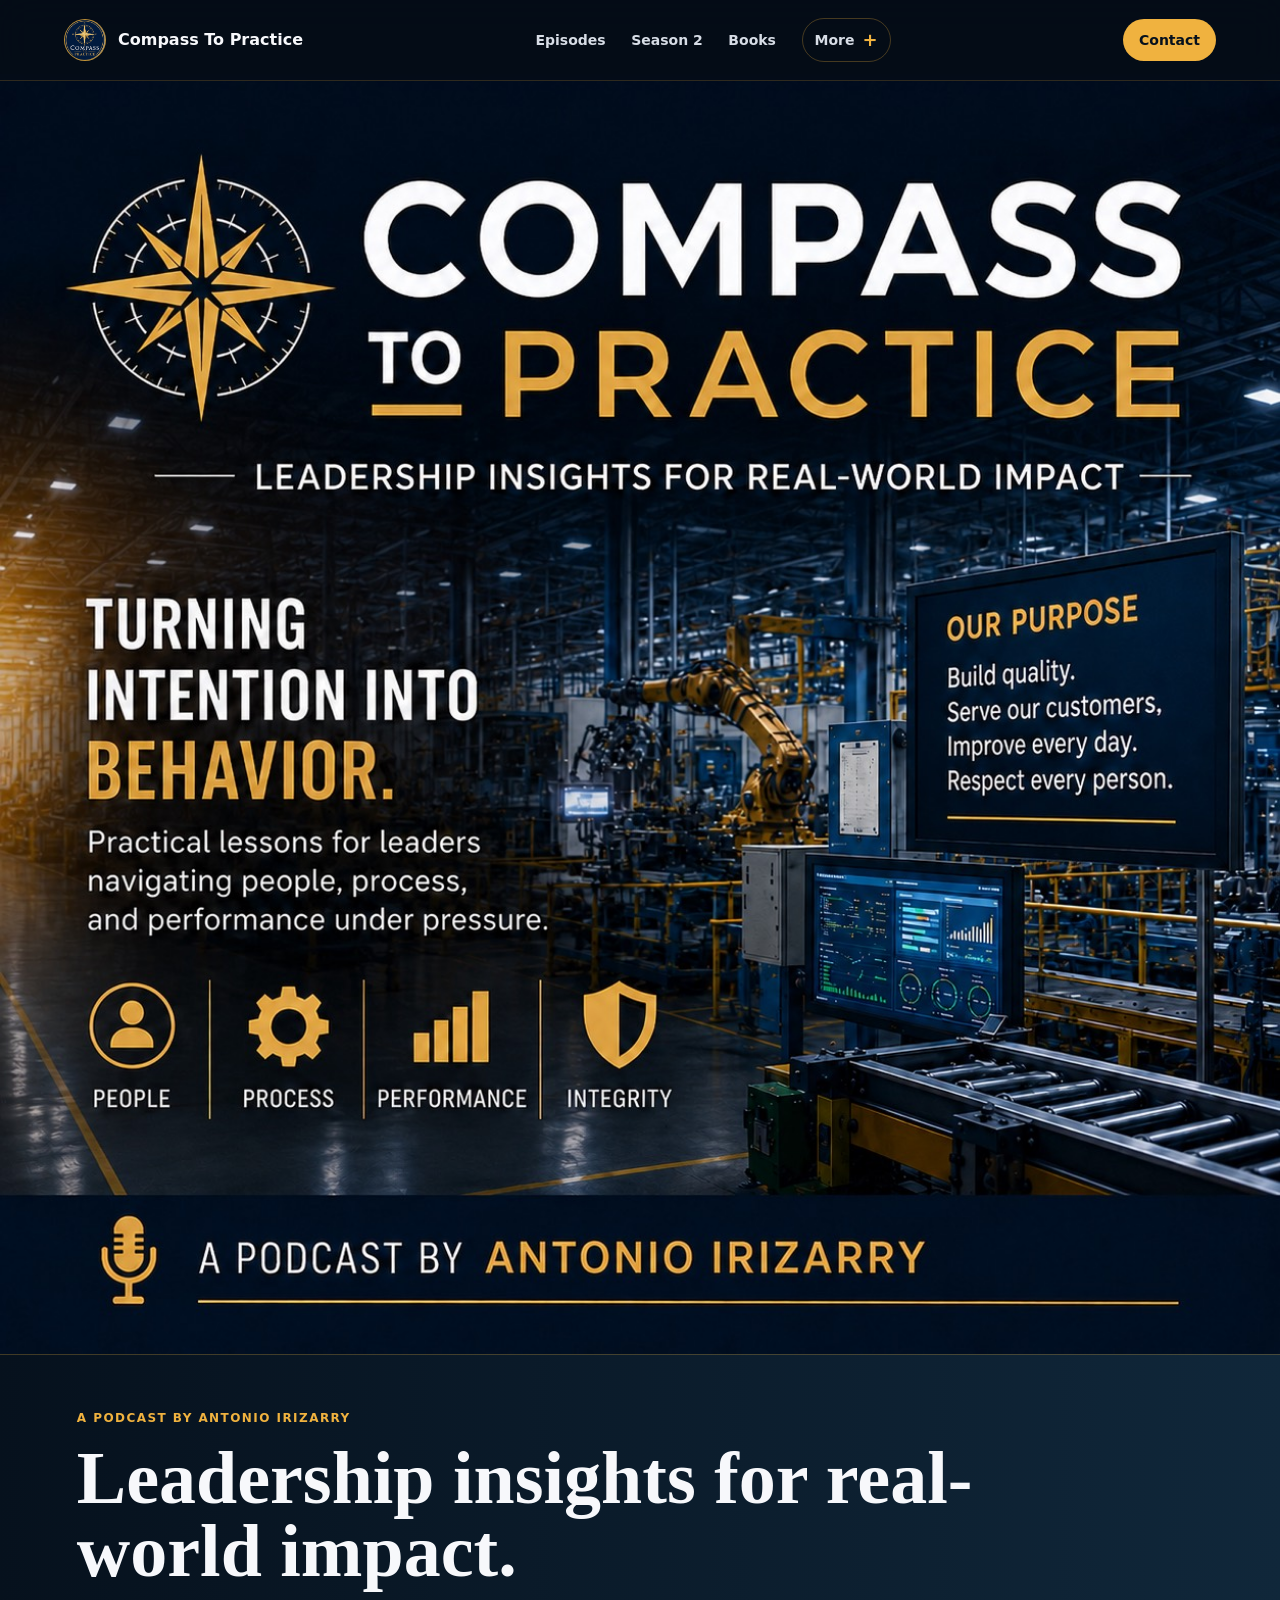
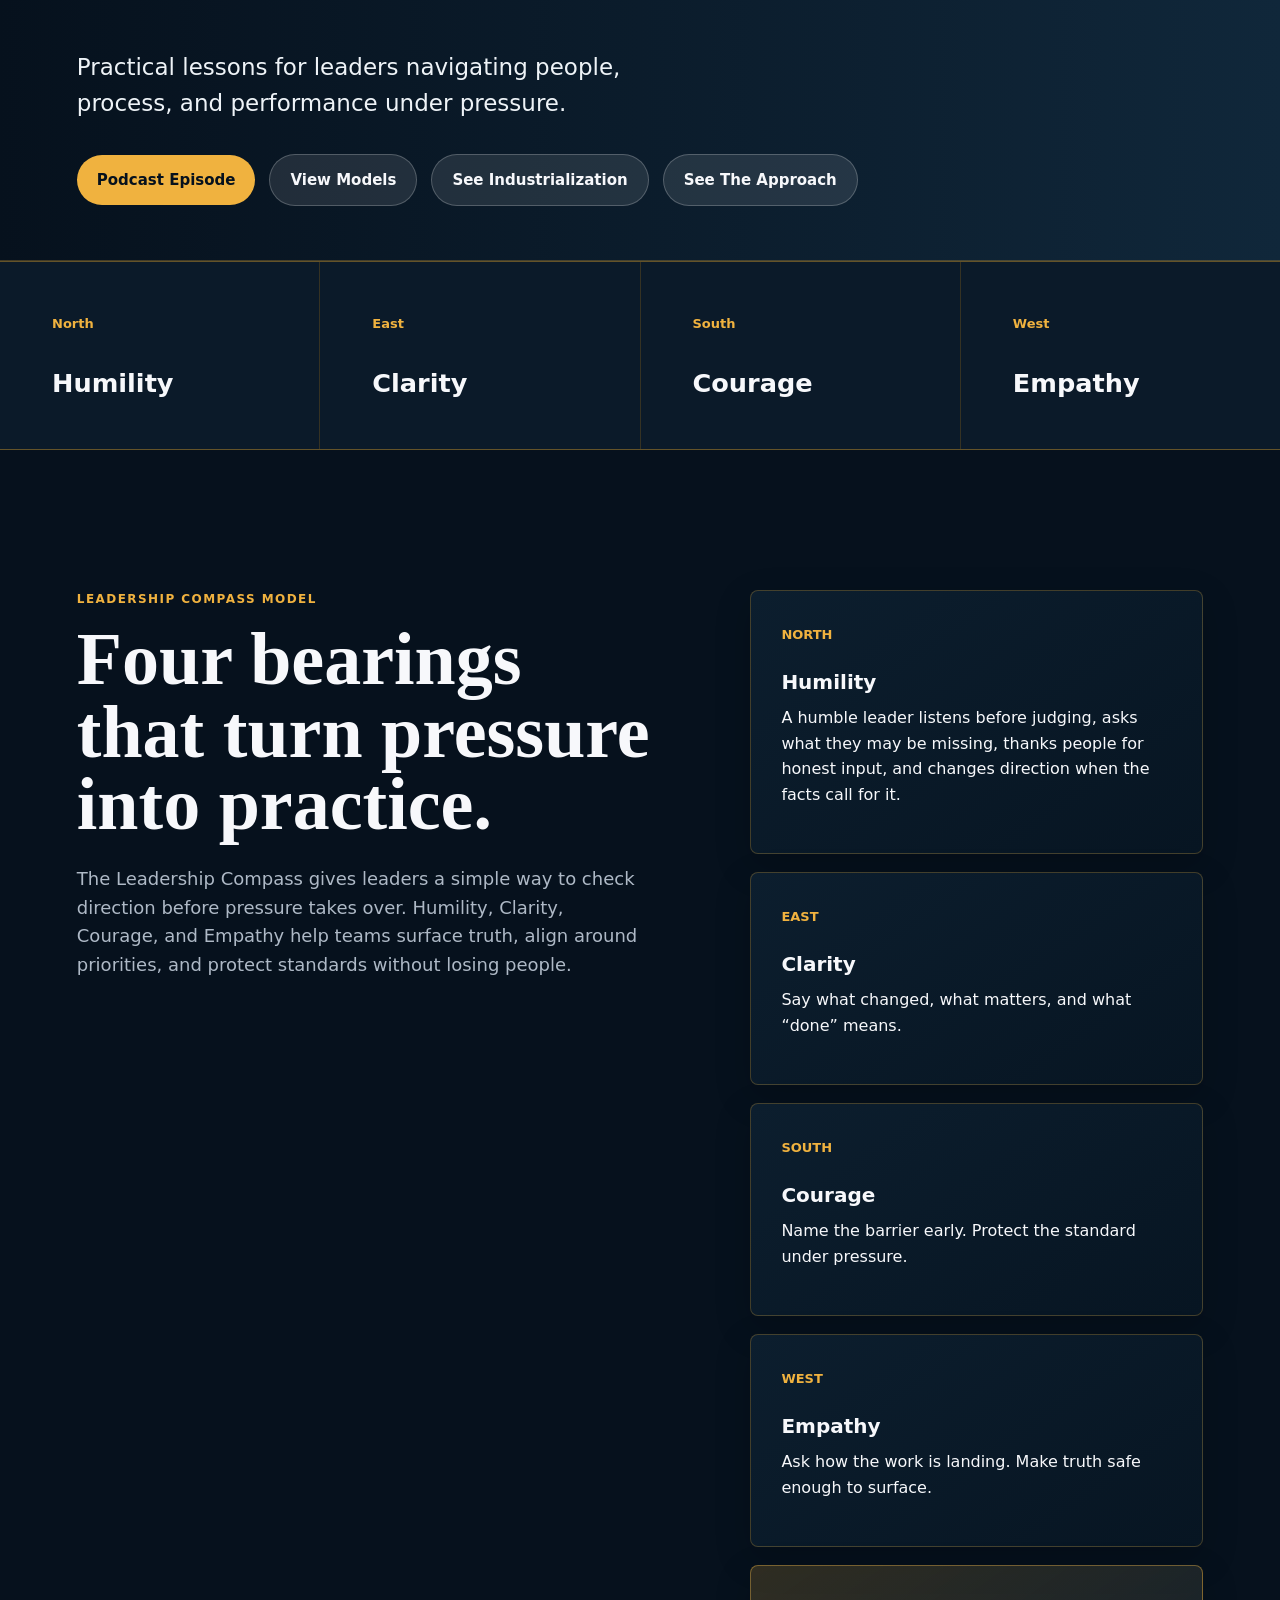
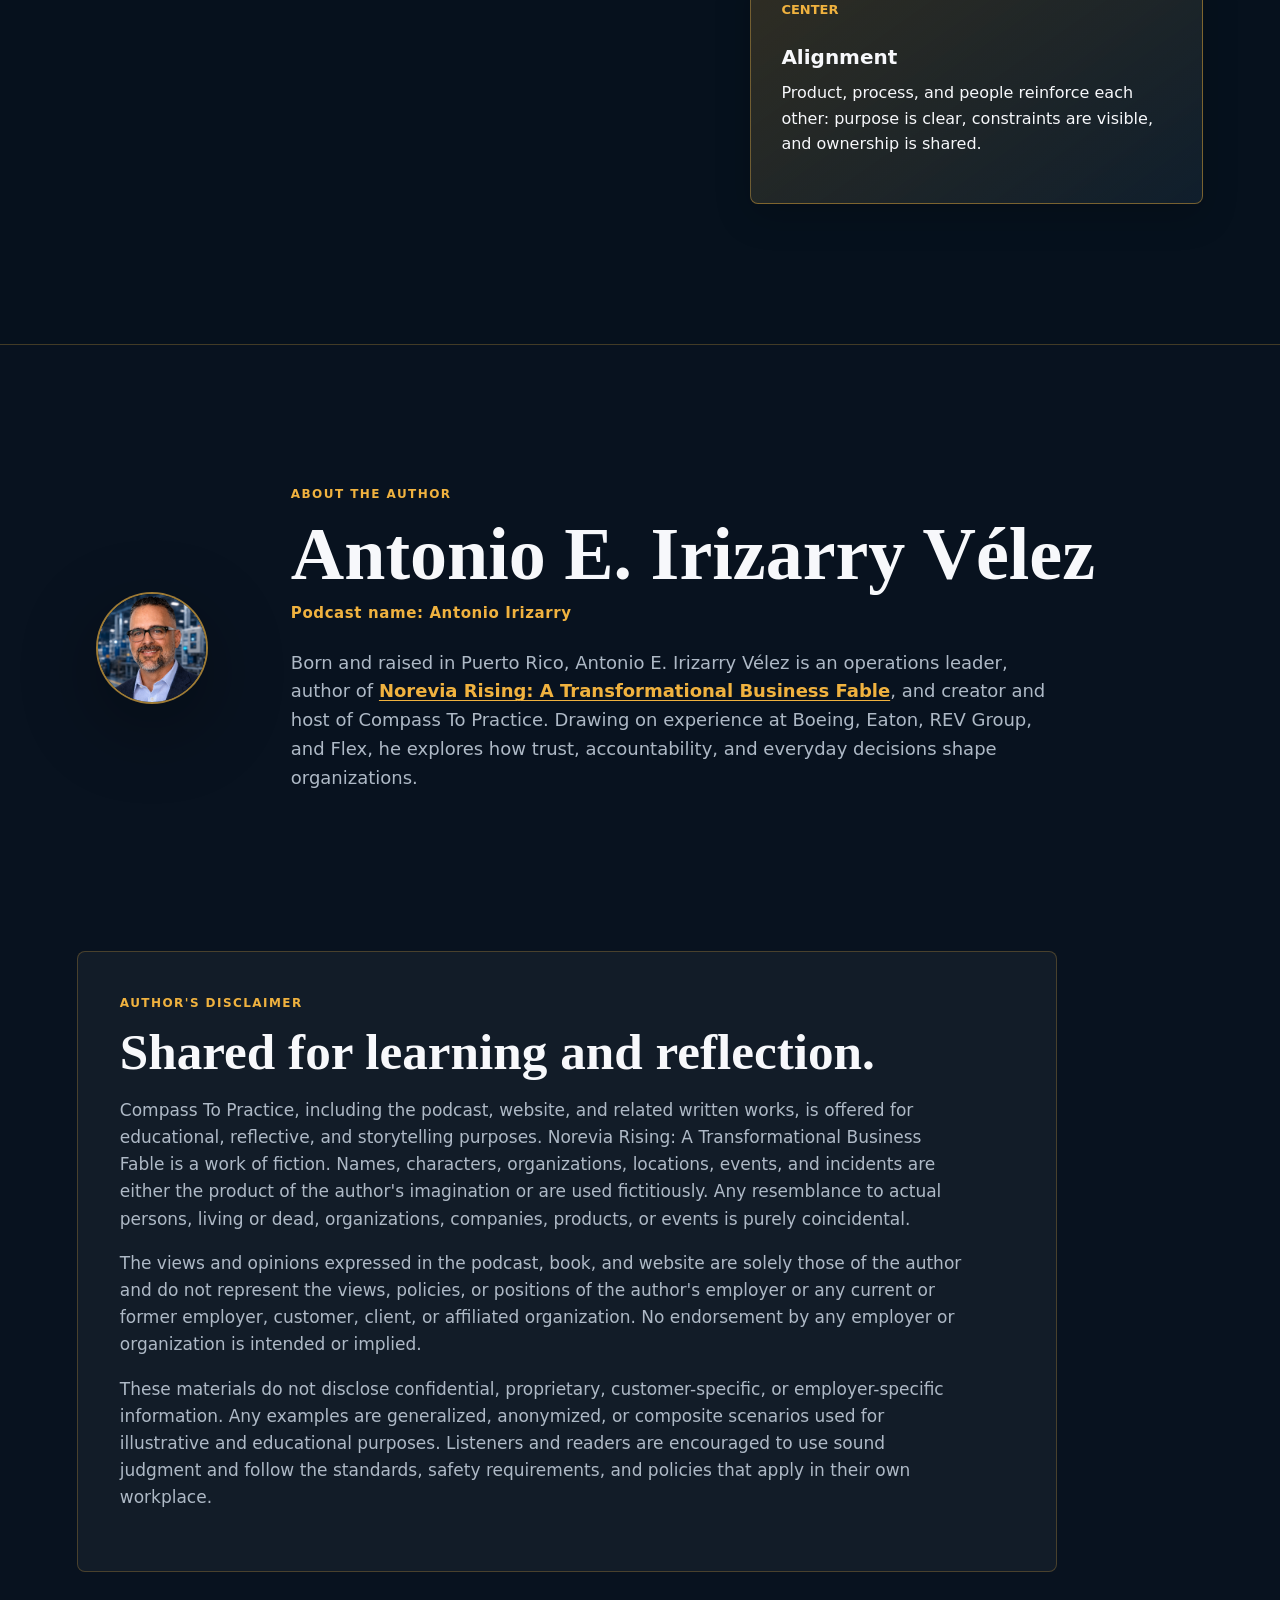
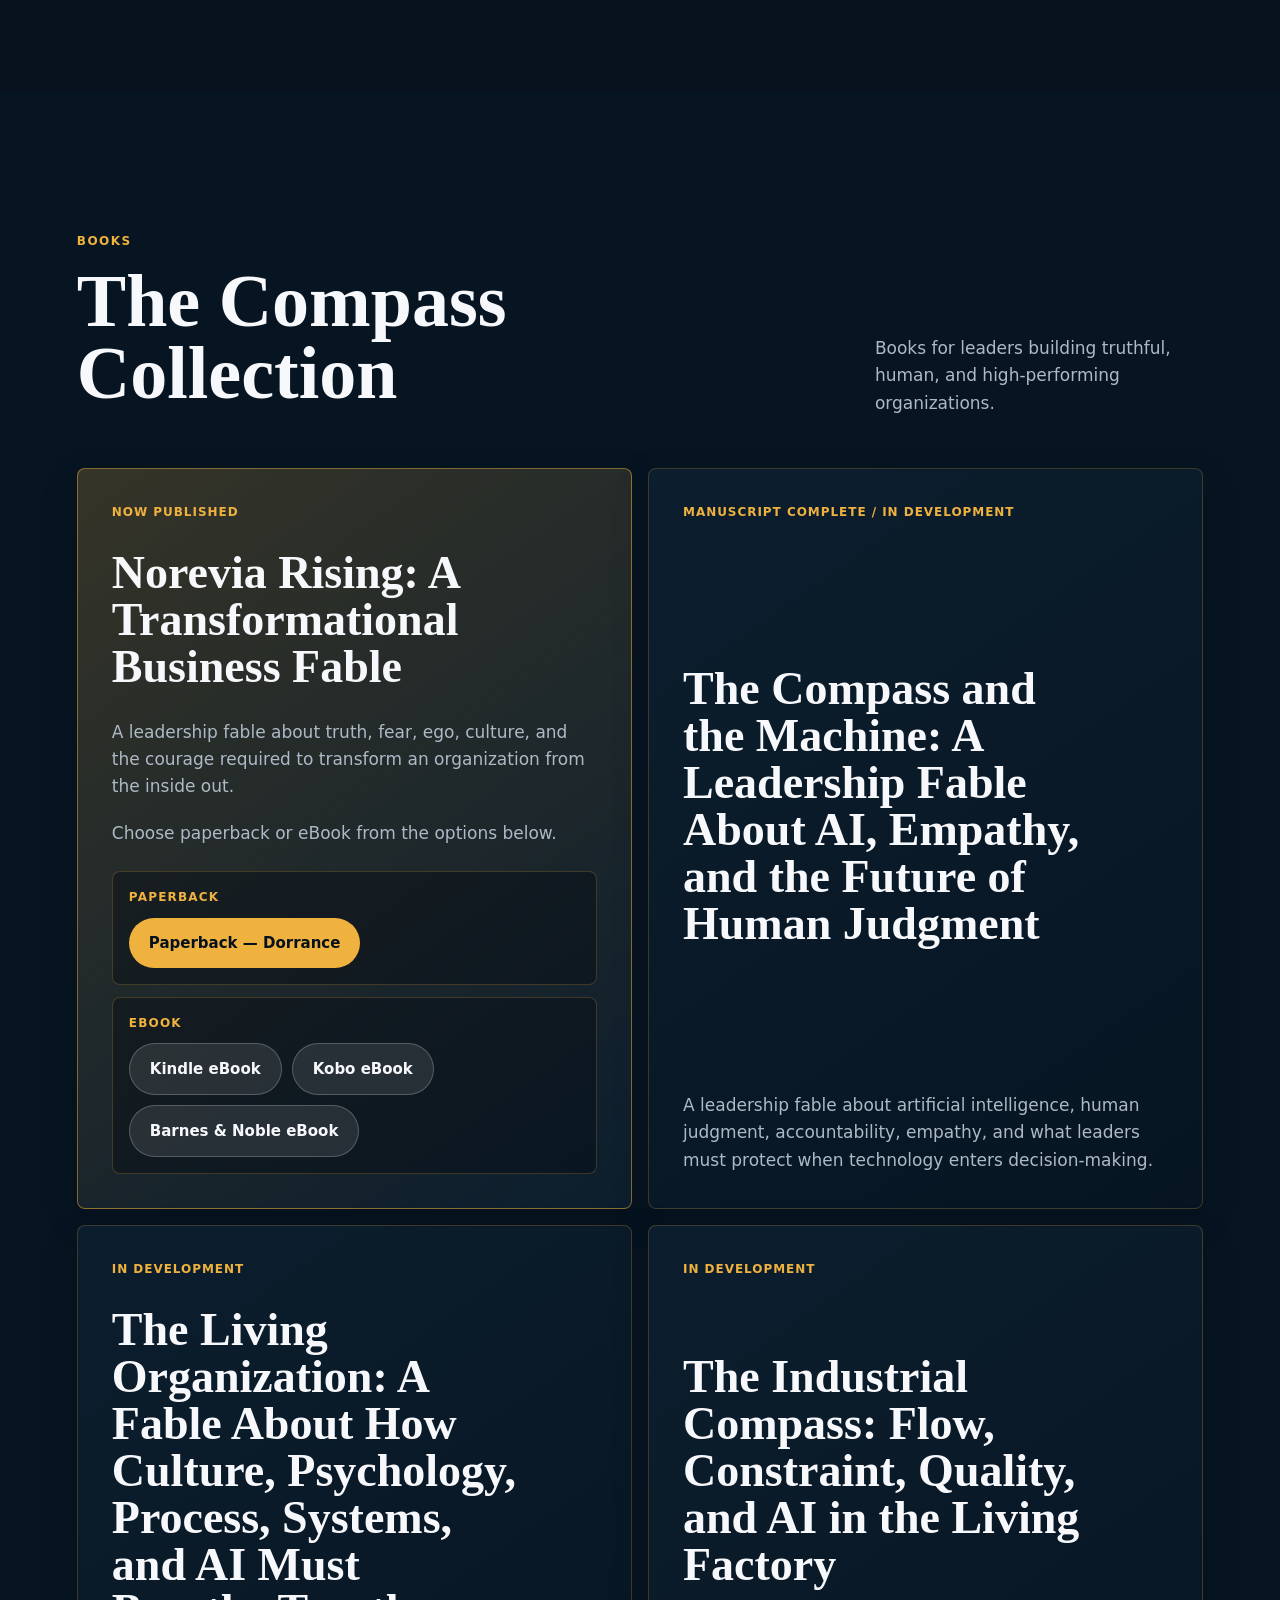
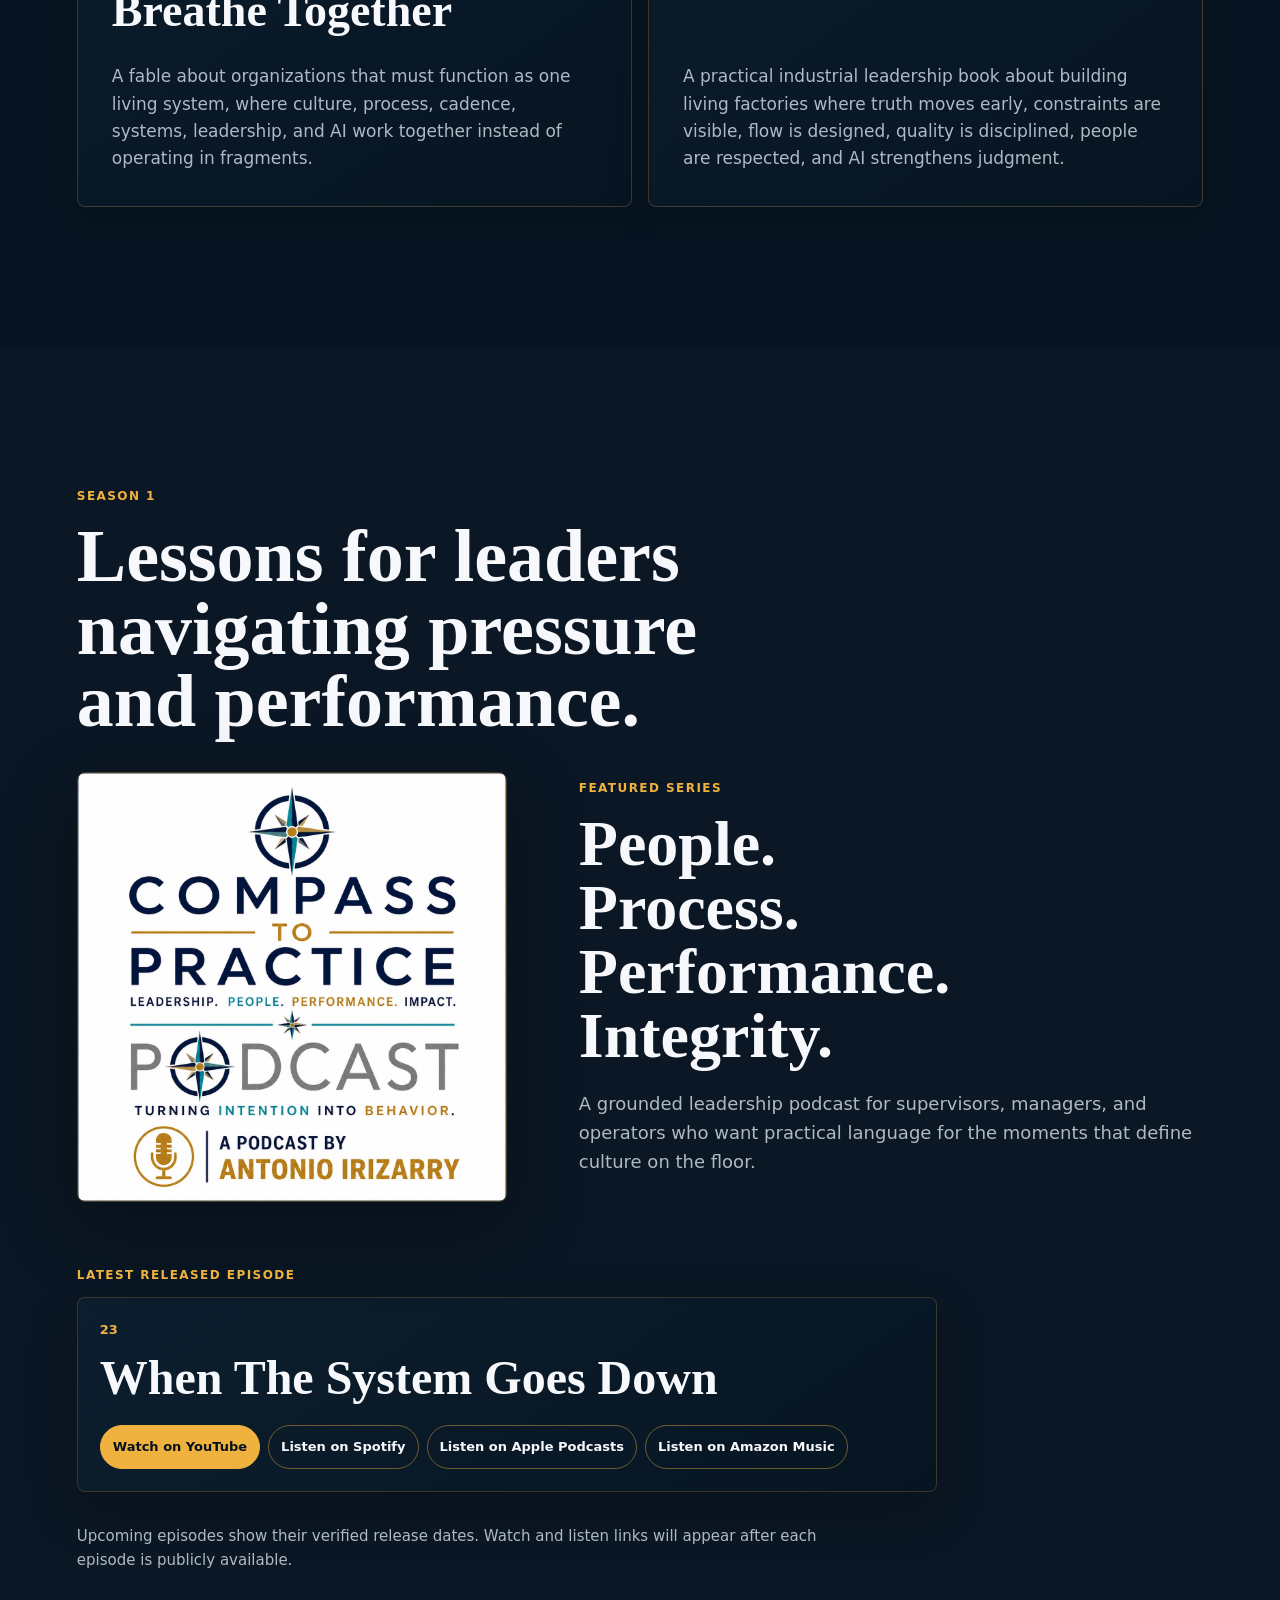
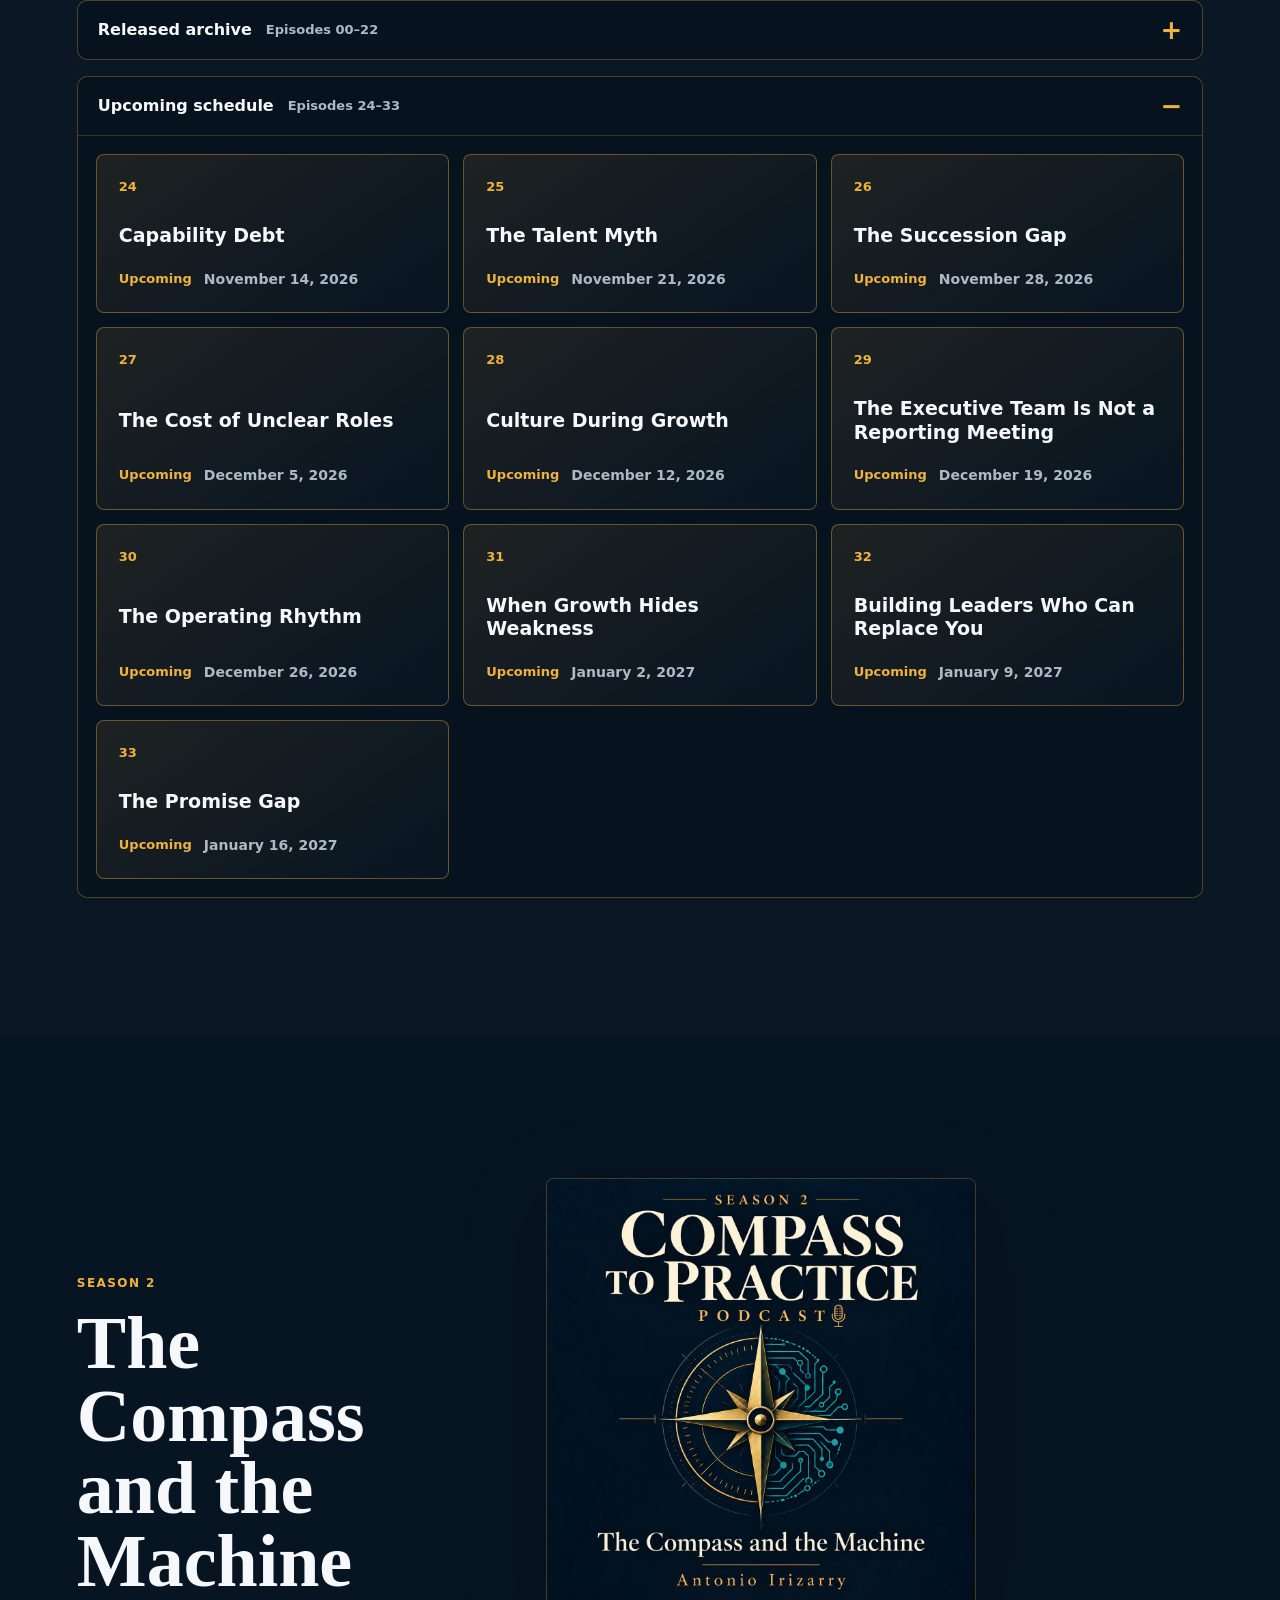
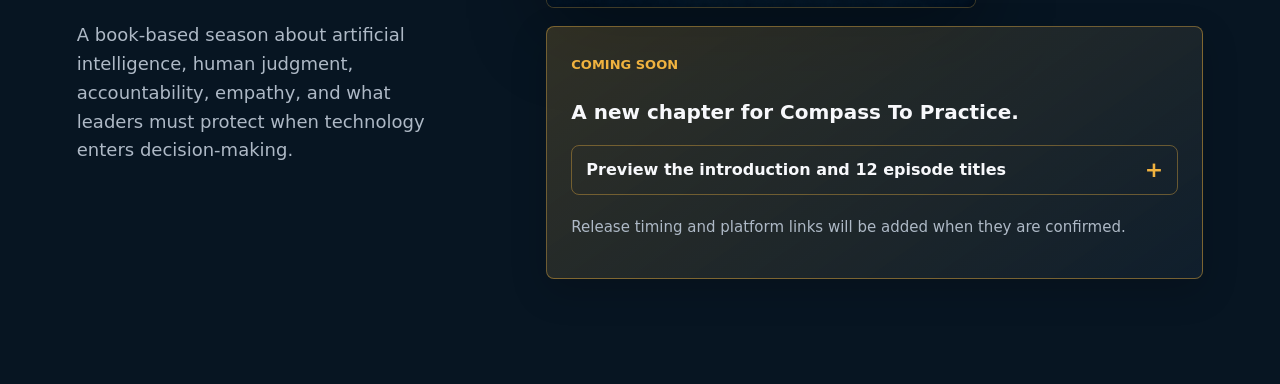
<file: index.html>
<!doctype html>
<html lang="en">
  <head>
    <meta charset="utf-8" />
    <meta name="viewport" content="width=device-width, initial-scale=1" />
    <title>Compass To Practice</title>
    <meta
      name="description"
      content="Compass To Practice is a podcast and book collection by Antonio Irizarry about turning leadership intention into real-world behavior."
    />
    <link rel="canonical" href="https://www.compasstopractice.com/" />
    <meta property="og:type" content="website" />
    <meta property="og:site_name" content="Compass To Practice" />
    <meta property="og:title" content="Compass To Practice" />
    <meta
      property="og:description"
      content="Leadership insights for real-world impact. Practical lessons for leaders navigating people, process, and performance under pressure."
    />
    <meta property="og:url" content="https://www.compasstopractice.com/" />
    <meta
      property="og:image"
      content="https://www.compasstopractice.com/assets/compass-revised-art.jpg"
    />
    <meta property="og:image:width" content="1254" />
    <meta property="og:image:height" content="1254" />
    <meta
      property="og:image:alt"
      content="Compass To Practice podcast artwork"
    />
    <meta name="twitter:card" content="summary_large_image" />
    <meta name="twitter:title" content="Compass To Practice" />
    <meta
      name="twitter:description"
      content="Leadership insights for real-world impact. Practical lessons for leaders navigating people, process, and performance under pressure."
    />
    <meta
      name="twitter:image"
      content="https://www.compasstopractice.com/assets/compass-revised-art.jpg"
    />
    <script type="application/ld+json">
      {
        "@context": "https://schema.org",
        "@graph": [
          {
            "@type": "WebSite",
            "@id": "https://www.compasstopractice.com/#website",
            "url": "https://www.compasstopractice.com/",
            "name": "Compass To Practice",
            "creator": {
              "@id": "https://www.compasstopractice.com/#author"
            },
            "inLanguage": "en"
          },
          {
            "@type": "WebPage",
            "@id": "https://www.compasstopractice.com/#webpage",
            "url": "https://www.compasstopractice.com/",
            "name": "Compass To Practice",
            "description": "Compass To Practice is a podcast and book collection by Antonio Irizarry about turning leadership intention into real-world behavior.",
            "isPartOf": {
              "@id": "https://www.compasstopractice.com/#website"
            },
            "author": {
              "@id": "https://www.compasstopractice.com/#author"
            },
            "about": [
              {
                "@id": "https://www.compasstopractice.com/#author"
              },
              {
                "@id": "https://www.compasstopractice.com/#podcast-series"
              },
              {
                "@id": "https://www.compasstopractice.com/#book-norevia-rising"
              }
            ],
            "inLanguage": "en"
          },
          {
            "@type": "Person",
            "@id": "https://www.compasstopractice.com/#author",
            "url": "https://www.compasstopractice.com/#author",
            "name": "Antonio E. Irizarry Vélez",
            "alternateName": "Antonio Irizarry",
            "image": "https://www.compasstopractice.com/assets/author-antonio-irizarry.jpg",
            "description": "Born and raised in Puerto Rico, Antonio E. Irizarry Vélez is an operations leader, author of Norevia Rising: A Transformational Business Fable, and creator and host of Compass To Practice. Drawing on experience at Boeing, Eaton, REV Group, and Flex, he explores how trust, accountability, and everyday decisions shape organizations.",
            "sameAs": [
              "https://www.instagram.com/antonio.irizarry2/",
              "https://www.linkedin.com/in/antonio-irizarry-035a1758/"
            ]
          },
          {
            "@type": "PodcastSeries",
            "@id": "https://www.compasstopractice.com/#podcast-series",
            "url": "https://www.compasstopractice.com/#episodes",
            "name": "Compass To Practice",
            "description": "A grounded leadership podcast for supervisors, managers, and operators who want practical language for the moments that define culture on the floor.",
            "image": "https://www.compasstopractice.com/assets/podcast-focus-banner-20260711.jpg",
            "author": {
              "@id": "https://www.compasstopractice.com/#author"
            },
            "sameAs": [
              "https://open.spotify.com/show/033obW82qcUDPaSTYLNRGe",
              "https://podcasts.apple.com/us/podcast/compass-to-practice/id1896867569",
              "https://www.youtube.com/@compasstopractice"
            ]
          },
          {
            "@type": "Book",
            "@id": "https://www.compasstopractice.com/#book-norevia-rising",
            "url": "https://www.compasstopractice.com/#books",
            "name": "Norevia Rising: A Transformational Business Fable",
            "description": "A leadership fable about truth, fear, ego, culture, and the courage required to transform an organization from the inside out.",
            "author": {
              "@id": "https://www.compasstopractice.com/#author"
            },
            "sameAs": [
              "https://bookstore.dorrancepublishing.com/products/norevia-rising-a-transformational-business-fable",
              "https://a.co/d/0aPA3TC6",
              "https://www.kobo.com/us/en/ebook/norevia-rising",
              "https://www.barnesandnoble.com/w/norevia-rising-antonio-e-irizarry-velez/1151705004?ean=9798902977032"
            ]
          }
        ]
      }
    </script>
    <link rel="stylesheet" href="styles.css?v=20261031-6" />
  </head>
  <body>
    <header class="site-header" aria-label="Primary navigation">
      <a class="brand" href="#top" aria-label="Compass To Practice home">
        <img
          class="brand-mark"
          src="assets/compass-badge-logo.jpg"
          alt=""
          width="1130"
          height="1130"
          aria-hidden="true"
        />
        <span>Compass To Practice</span>
      </a>
      <nav class="nav-links" aria-label="Site sections">
        <a href="#episodes">Episodes</a>
        <a href="#season-2">Season 2</a>
        <a href="#books">Books</a>
        <details class="nav-more">
          <summary>
            <span class="desktop-menu-label">More</span>
            <span class="mobile-menu-label">Menu</span>
          </summary>
          <div class="nav-menu-panel">
            <a class="mobile-primary-link" href="#episodes">Episodes</a>
            <a class="mobile-primary-link" href="#season-2">Season 2</a>
            <a class="mobile-primary-link" href="#books">Books</a>
            <a href="#approach">Approach</a>
            <a href="models.html">Models</a>
            <a href="industrialization.html">Industrialization</a>
            <a href="#author">Author</a>
            <a href="#contact">Contact</a>
          </div>
        </details>
      </nav>
      <a class="button primary header-contact" href="#contact">Contact</a>
    </header>

    <main id="top">
      <section class="hero">
        <h1 class="sr-only">Compass To Practice</h1>
        <picture>
          <source media="(max-width: 700px)" srcset="assets/compass-revised-art.jpg" />
          <img
            class="hero-image"
            src="assets/compass-header-art.jpg"
            alt="Compass To Practice podcast artwork in an industrial workspace"
          />
        </picture>
      </section>

      <section class="hero-panel" aria-label="Compass To Practice introduction">
        <div class="hero-content">
          <p class="eyebrow">A podcast by Antonio Irizarry</p>
          <h2>Leadership insights for real-world impact.</h2>
          <p class="hero-copy">
            Practical lessons for leaders navigating people, process, and
            performance under pressure.
          </p>
          <div class="hero-actions">
            <a class="button primary" href="#episodes">Podcast Episode</a>
            <a class="button secondary" href="models.html">View Models</a>
            <a class="button secondary" href="industrialization.html">See Industrialization</a>
            <a class="button secondary" href="#approach">See The Approach</a>
          </div>
        </div>
      </section>

      <section class="intro compass-strip" aria-label="Leadership Compass bearings">
        <div>
          <span class="metric">North</span>
          <h2>Humility</h2>
        </div>
        <div>
          <span class="metric">East</span>
          <h2>Clarity</h2>
        </div>
        <div>
          <span class="metric">South</span>
          <h2>Courage</h2>
        </div>
        <div>
          <span class="metric">West</span>
          <h2>Empathy</h2>
        </div>
      </section>

      <section class="section split" id="approach">
        <div class="section-copy">
          <p class="eyebrow">Leadership Compass model</p>
          <h2>Four bearings that turn pressure into practice.</h2>
          <p>
            The Leadership Compass gives leaders a simple way to check direction
            before pressure takes over. Humility, Clarity, Courage, and Empathy
            help teams surface truth, align around priorities, and protect
            standards without losing people.
          </p>
        </div>
        <div class="process-list">
          <article>
            <span>North</span>
            <h3>Humility</h3>
            <p>
              A humble leader listens before judging, asks what they may be
              missing, thanks people for honest input, and changes direction
              when the facts call for it.
            </p>
          </article>
          <article>
            <span>East</span>
            <h3>Clarity</h3>
            <p>Say what changed, what matters, and what “done” means.</p>
          </article>
          <article>
            <span>South</span>
            <h3>Courage</h3>
            <p>Name the barrier early. Protect the standard under pressure.</p>
          </article>
          <article>
            <span>West</span>
            <h3>Empathy</h3>
            <p>Ask how the work is landing. Make truth safe enough to surface.</p>
          </article>
          <article class="alignment-card">
            <span>Center</span>
            <h3>Alignment</h3>
            <p>
              Product, process, and people reinforce each other: purpose is
              clear, constraints are visible, and ownership is shared.
            </p>
          </article>
        </div>
      </section>

      <section class="section author" id="author">
        <figure class="author-photo">
          <img
            src="assets/author-antonio-irizarry.jpg"
            alt="Antonio Irizarry, host of Compass To Practice"
            width="1120"
            height="1120"
            loading="lazy"
            decoding="async"
          />
        </figure>
        <div class="author-copy">
          <p class="eyebrow">About the author</p>
          <h2>Antonio E. Irizarry Vélez</h2>
          <p class="author-podcast-name">Podcast name: Antonio Irizarry</p>
          <p>
            Born and raised in Puerto Rico, Antonio E. Irizarry Vélez is an
            operations leader, author of
            <a class="author-book-link" href="#books"
              >Norevia Rising: A Transformational Business Fable</a
            >,
            and creator and host of Compass To Practice. Drawing on experience
            at Boeing, Eaton, REV Group, and Flex, he explores how trust,
            accountability, and everyday decisions shape organizations.
          </p>
        </div>
      </section>

      <section class="disclaimer" aria-label="Author disclaimer">
        <div class="disclaimer-inner">
          <p class="eyebrow">Author's disclaimer</p>
          <h2>Shared for learning and reflection.</h2>
          <p>
            Compass To Practice, including the podcast, website, and related
            written works, is offered for educational, reflective, and
            storytelling purposes. Norevia Rising: A Transformational Business
            Fable is a work of fiction. Names, characters, organizations,
            locations, events, and incidents are either the product of the
            author's imagination or are used fictitiously. Any resemblance to
            actual persons, living or dead, organizations, companies, products,
            or events is purely coincidental.
          </p>
          <p>
            The views and opinions expressed in the podcast, book, and website
            are solely those of the author and do not represent the views,
            policies, or positions of the author's employer or any current or
            former employer, customer, client, or affiliated organization. No
            endorsement by any employer or organization is intended or implied.
          </p>
          <p>
            These materials do not disclose confidential, proprietary,
            customer-specific, or employer-specific information. Any examples
            are generalized, anonymized, or composite scenarios used for
            illustrative and educational purposes. Listeners and readers are
            encouraged to use sound judgment and follow the standards, safety
            requirements, and policies that apply in their own workplace.
          </p>
        </div>
      </section>

      <section class="section books" id="books">
        <div class="section-heading">
          <div>
            <p class="eyebrow">Books</p>
            <h2>The Compass Collection</h2>
          </div>
          <p>
            Books for leaders building truthful, human, and high-performing
            organizations.
          </p>
        </div>
        <div class="book-grid" aria-label="Compass Collection books">
          <article class="book-card featured-book">
            <p class="book-status">Now Published</p>
            <h3>Norevia Rising: A Transformational Business Fable</h3>
            <p>
              A leadership fable about truth, fear, ego, culture, and the
              courage required to transform an organization from the inside out.
            </p>
            <p class="book-availability">
              Choose paperback or eBook from the options below.
            </p>
            <div class="purchase-options" aria-label="Norevia Rising purchase links">
              <div class="purchase-option">
                <p class="purchase-type">Paperback</p>
                <div class="purchase-links">
                  <a
                    class="button primary book-update-link"
                    href="https://bookstore.dorrancepublishing.com/products/norevia-rising-a-transformational-business-fable?_pos=1&amp;_psq=norevia&amp;_psid=199239356&amp;_ss=e"
                    target="_blank"
                    rel="noopener noreferrer"
                  >
                    Paperback — Dorrance
                  </a>
                </div>
              </div>
              <div class="purchase-option">
                <p class="purchase-type">eBook</p>
                <div class="purchase-links">
                  <a
                    class="button secondary book-update-link"
                    href="https://a.co/d/0aPA3TC6"
                    target="_blank"
                    rel="noopener noreferrer"
                  >
                    Kindle eBook
                  </a>
                  <a
                    class="button secondary book-update-link"
                    href="https://www.kobo.com/us/en/ebook/norevia-rising"
                    target="_blank"
                    rel="noopener noreferrer"
                  >
                    Kobo eBook
                  </a>
                  <a
                    class="button secondary book-update-link"
                    href="https://www.barnesandnoble.com/w/norevia-rising-antonio-e-irizarry-velez/1151705004?ean=9798902977032"
                    target="_blank"
                    rel="noopener noreferrer"
                  >
                    Barnes &amp; Noble eBook
                  </a>
                </div>
              </div>
            </div>
          </article>
          <article class="book-card">
            <p class="book-status">Manuscript Complete / In Development</p>
            <h3>
              The Compass and the Machine: A Leadership Fable About AI, Empathy,
              and the Future of Human Judgment
            </h3>
            <p>
              A leadership fable about artificial intelligence, human judgment,
              accountability, empathy, and what leaders must protect when
              technology enters decision-making.
            </p>
          </article>
          <article class="book-card">
            <p class="book-status">In Development</p>
            <h3>
              The Living Organization: A Fable About How Culture, Psychology,
              Process, Systems, and AI Must Breathe Together
            </h3>
            <p>
              A fable about organizations that must function as one living
              system, where culture, process, cadence, systems, leadership, and
              AI work together instead of operating in fragments.
            </p>
          </article>
          <article class="book-card">
            <p class="book-status">In Development</p>
            <h3>
              The Industrial Compass: Flow, Constraint, Quality, and AI in the
              Living Factory
            </h3>
            <p>
              A practical industrial leadership book about building living
              factories where truth moves early, constraints are visible, flow
              is designed, quality is disciplined, people are respected, and AI
              strengthens judgment.
            </p>
          </article>
        </div>
      </section>

      <section class="section programs" id="episodes">
        <div class="section-heading">
          <p class="eyebrow">Season 1</p>
          <h2>Lessons for leaders navigating pressure and performance.</h2>
        </div>
        <div class="feature">
          <img
            src="assets/podcast-focus-banner-20260711.jpg"
            alt="Compass To Practice podcast focus banner"
          />
          <div class="feature-copy">
            <p class="eyebrow">Featured series</p>
            <h3>People. Process. Performance. Integrity.</h3>
            <p>
              A grounded leadership podcast for supervisors, managers, and
              operators who want practical language for the moments that define
              culture on the floor.
            </p>
          </div>
        </div>
        <div class="latest-episode-block">
          <p class="eyebrow">Latest released episode</p>
          <article class="episode-card latest-episode">
            <span>23</span>
            <h3>When The System Goes Down</h3>
            <div class="episode-actions" aria-label="Episode 23 links">
              <a
                href="https://www.youtube.com/watch?v=iZxxgwPU8Zk"
                target="_blank"
                rel="noopener noreferrer"
              >
                Watch on YouTube
              </a>
              <a
                class="secondary-link"
                href="https://open.spotify.com/episode/6QpRnuQ5Z4Yvyqi0NEJ2Bl"
                target="_blank"
                rel="noopener noreferrer"
              >
                Listen on Spotify
              </a>
              <a
                class="secondary-link"
                href="https://podcasts.apple.com/us/podcast/when-the-system-goes-down-episode-23/id1896867569?i=1000800396026"
                target="_blank"
                rel="noopener noreferrer"
              >
                Listen on Apple Podcasts
              </a>
              <a
                class="secondary-link"
                href="https://music.amazon.com/podcasts/cfdec951-abab-4bcd-89b9-9ff001957cdc/episodes/9c96d1dc-9e4d-4819-a4ce-9838b5cf10d3/compass-to-practice-when-the-system-goes-down-episode-23"
                target="_blank"
                rel="noopener noreferrer"
              >
                Listen on Amazon Music
              </a>
            </div>
          </article>
        </div>
        <p class="episode-schedule-note">
          Upcoming episodes show their verified release dates. Watch and listen
          links will appear after each episode is publicly available.
        </p>
        <div class="episode-groups" aria-label="Episode list">
          <details class="episode-disclosure">
            <summary>
              <span>Released archive</span>
              <small>Episodes 00–22</small>
            </summary>
            <div class="episode-list" aria-label="Released episode archive">
          <article class="episode-card start-here">
            <span>00</span>
            <h3>Intro: Compass to Practice</h3>
            <div class="episode-actions" aria-label="Episode 0 links">
              <a
                href="https://youtu.be/UPQsztduJB4?si=jDMBen0v3CYsAgPS"
                target="_blank"
                rel="noopener noreferrer"
              >
                Watch on YouTube
              </a>
              <a
                class="secondary-link"
                href="https://open.spotify.com/show/033obW82qcUDPaSTYLNRGe"
                target="_blank"
                rel="noopener noreferrer"
              >
                Listen on Spotify
              </a>
              <a
                class="secondary-link"
                href="https://podcasts.apple.com/us/podcast/compass-to-practice/id1896867569"
                target="_blank"
                rel="noopener noreferrer"
              >
                Listen on Apple Podcasts
              </a>
              <a
                class="secondary-link"
                href="https://music.amazon.com/podcasts/cfdec951-abab-4bcd-89b9-9ff001957cdc/episodes/1abbe289-b029-41f6-af55-cb5318ee5c56/compass-to-practice-episode-0-welcome-to-compass-to-practice?ref=dm_sh_YCaMaDuFZUeimAG2lOrI1flND"
                target="_blank"
                rel="noopener noreferrer"
              >
                Listen on Amazon Music
              </a>
            </div>
          </article>
          <article class="episode-card">
            <span>01</span>
            <h3>When Numbers Stop Telling the Truth</h3>
            <div class="episode-actions" aria-label="Episode 1 links">
              <a
                href="https://youtu.be/28trVTb0-oc?si=BORIZ1agrYWHSVeA"
                target="_blank"
                rel="noopener noreferrer"
              >
                Watch on YouTube
              </a>
              <a
                class="secondary-link"
                href="https://open.spotify.com/episode/0j2jGSiuT1jnXcMIEx1b74"
                target="_blank"
                rel="noopener noreferrer"
              >
                Listen on Spotify
              </a>
              <a
                class="secondary-link"
                href="https://podcasts.apple.com/us/podcast/compass-to-practice/id1896867569?i=1000771454760"
                target="_blank"
                rel="noopener noreferrer"
              >
                Listen on Apple Podcasts
              </a>
              <a
                class="secondary-link"
                href="https://music.amazon.com/podcasts/cfdec951-abab-4bcd-89b9-9ff001957cdc/episodes/d3629333-7633-4618-a5fb-f435351cea71/compass-to-practice-episode-1-when-numbers-stop-telling-the-truth-false-green?ref=dm_sh_vut1BusM0vjgO1MZzmUn38ryF"
                target="_blank"
                rel="noopener noreferrer"
              >
                Listen on Amazon Music
              </a>
            </div>
          </article>
          <article class="episode-card">
            <span>02</span>
            <h3>The Meeting That Teaches People to Lie</h3>
            <div class="episode-actions" aria-label="Episode 2 links">
              <a
                href="https://youtu.be/bg31CpSZk2o?is=zlEo6frco9BrjcyV"
                target="_blank"
                rel="noopener noreferrer"
              >
                Watch on YouTube
              </a>
              <a
                class="secondary-link"
                href="https://open.spotify.com/episode/7mfjHQShIr9BPtSl9XB8k5?si=Id-By0X8TQGzrOPQs3ytTg"
                target="_blank"
                rel="noopener noreferrer"
              >
                Listen on Spotify
              </a>
              <a
                class="secondary-link"
                href="https://podcasts.apple.com/us/podcast/compass-to-practice/id1896867569?i=1000772517946"
                target="_blank"
                rel="noopener noreferrer"
              >
                Listen on Apple Podcasts
              </a>
              <a
                class="secondary-link"
                href="https://music.amazon.com/podcasts/cfdec951-abab-4bcd-89b9-9ff001957cdc/episodes/216ec6f8-7818-41a1-8edc-acee1ca8a0a3/compass-to-practice-the-meeting-that-teaches-people-to-lie-episode-2?ref=dm_sh_WirsqO1OJrRM3ytZHMQUielol"
                target="_blank"
                rel="noopener noreferrer"
              >
                Listen on Amazon Music
              </a>
            </div>
          </article>
          <article class="episode-card">
            <span>03</span>
            <h3>The Day Your Team Stops Escalating</h3>
            <div class="episode-actions" aria-label="Episode 3 links">
              <a
                href="https://youtu.be/w5Zi4tCbfRk?is=8lpvrtpk_XtgB1E5"
                target="_blank"
                rel="noopener noreferrer"
              >
                Watch on YouTube
              </a>
              <a
                class="secondary-link"
                href="https://open.spotify.com/episode/48GVV7KoVxfp0jQBZrv3EF?si=IPoSBoP8TX6H_2HnSVOhYw"
                target="_blank"
                rel="noopener noreferrer"
              >
                Listen on Spotify
              </a>
              <a
                class="secondary-link"
                href="https://podcasts.apple.com/us/podcast/compass-to-practice/id1896867569?i=1000773514408"
                target="_blank"
                rel="noopener noreferrer"
              >
                Listen on Apple Podcasts
              </a>
              <a
                class="secondary-link"
                href="https://music.amazon.com/podcasts/cfdec951-abab-4bcd-89b9-9ff001957cdc/episodes/f58696ca-d2de-446b-b31b-9bb88a03abf1/compass-to-practice-the-day-your-team-stops-escalating-episode-3?ref=dm_sh_ByRWPj2LEPiArUfqvUMQLtE4H"
                target="_blank"
                rel="noopener noreferrer"
              >
                Listen on Amazon Music
              </a>
            </div>
          </article>
          <article class="episode-card">
            <span>04</span>
            <h3>Pressure Without Panic</h3>
            <div class="episode-actions" aria-label="Episode 4 links">
              <a
                href="https://youtu.be/55tiY8tGQBY?is=moD2yd7AWqHZ5eN9"
                target="_blank"
                rel="noopener noreferrer"
              >
                Watch on YouTube
              </a>
              <a
                class="secondary-link"
                href="https://open.spotify.com/episode/1Nvx2X2rZvh7TnDdRkzyWC?si=LixCo9UoSmG2q60ZQKEnfw"
                target="_blank"
                rel="noopener noreferrer"
              >
                Listen on Spotify
              </a>
              <a
                class="secondary-link"
                href="https://podcasts.apple.com/us/podcast/compass-to-practice/id1896867569?i=1000774462809"
                target="_blank"
                rel="noopener noreferrer"
              >
                Listen on Apple Podcasts
              </a>
              <a
                class="secondary-link"
                href="https://music.amazon.com/podcasts/cfdec951-abab-4bcd-89b9-9ff001957cdc/episodes/a086b878-d623-4935-b591-bb2145db17e5/compass-to-practice-pressure-without-panic-episode-4?ref=dm_sh_rLtQiP5HWze77oEQvD0ps32A8"
                target="_blank"
                rel="noopener noreferrer"
              >
                Listen on Amazon Music
              </a>
            </div>
          </article>
          <article class="episode-card">
            <span>05</span>
            <h3>The Cost Of Waiting</h3>
            <div class="episode-actions" aria-label="Episode 5 links">
              <a
                href="https://youtu.be/NdzIO2kV6CA?is=_NbQDQPkpgN3gVD4"
                target="_blank"
                rel="noopener noreferrer"
              >
                Watch on YouTube
              </a>
              <a
                class="secondary-link"
                href="https://open.spotify.com/episode/66hokPvWMQONZ8U614op2b?si=FiUh2AfsQam0T1ySxN5MOg&utm_source=copy-link"
                target="_blank"
                rel="noopener noreferrer"
              >
                Listen on Spotify
              </a>
              <a
                class="secondary-link"
                href="https://podcasts.apple.com/us/podcast/compass-to-practice/id1896867569?i=1000775435185"
                target="_blank"
                rel="noopener noreferrer"
              >
                Listen on Apple Podcasts
              </a>
              <a
                class="secondary-link"
                href="https://music.amazon.com/podcasts/cfdec951-abab-4bcd-89b9-9ff001957cdc/episodes/189967c9-e1ff-47fc-a4fd-0955426002cb/compass-to-practice-the-cost-of-waiting-episode-5?ref=dm_sh_5sawvBJyV4bgXddBALfLT4vGW"
                target="_blank"
                rel="noopener noreferrer"
              >
                Listen on Amazon Music
              </a>
            </div>
          </article>
          <article class="episode-card">
            <span>06</span>
            <h3>The Hero Trap</h3>
            <div class="episode-actions" aria-label="Episode 6 links">
              <a
                href="https://youtu.be/NvGFVUgRBvU?is=nQxVfHj96HY4FWhx"
                target="_blank"
                rel="noopener noreferrer"
              >
                Watch on YouTube
              </a>
              <a
                class="secondary-link"
                href="https://open.spotify.com/episode/56tsytVJyL3MI7Bb02NudR?si=nKHpZ0znTGK0LZ5eHF9Oxw&utm_source=copy-link"
                target="_blank"
                rel="noopener noreferrer"
              >
                Listen on Spotify
              </a>
              <a
                class="secondary-link"
                href="https://podcasts.apple.com/us/podcast/compass-to-practice/id1896867569?i=1000776363434"
                target="_blank"
                rel="noopener noreferrer"
              >
                Listen on Apple Podcasts
              </a>
              <a
                class="secondary-link"
                href="https://music.amazon.com/podcasts/cfdec951-abab-4bcd-89b9-9ff001957cdc/episodes/690618e4-3b4e-4c7a-abed-64fbb197869f/compass-to-practice-the-hero-trap-episode-6?ref=dm_sh_ltVmxkz5WziFauBq6QPdNGI32"
                target="_blank"
                rel="noopener noreferrer"
              >
                Listen on Amazon Music
              </a>
            </div>
          </article>
          <article class="episode-card">
            <span>07</span>
            <h3>The Bottleneck Is Usually a Decision</h3>
            <div class="episode-actions" aria-label="Episode 7 links">
              <a
                href="https://youtu.be/IKqFGnfMlIg?is=Vw00Ok11nSzJ40Mj"
                target="_blank"
                rel="noopener noreferrer"
              >
                Watch on YouTube
              </a>
              <a
                class="secondary-link"
                href="https://open.spotify.com/episode/6BgS48TSfkeiQluyiqB3Ey?si=-akXjh8IRe-Vt-FWoCt0tg&amp;utm_source=copy-link"
                target="_blank"
                rel="noopener noreferrer"
              >
                Listen on Spotify
              </a>
              <a
                class="secondary-link"
                href="https://podcasts.apple.com/us/podcast/compass-to-practice/id1896867569?i=1000777326198"
                target="_blank"
                rel="noopener noreferrer"
              >
                Listen on Apple Podcasts
              </a>
              <a
                class="secondary-link"
                href="https://music.amazon.com/podcasts/cfdec951-abab-4bcd-89b9-9ff001957cdc/episodes/cfa07c0b-392b-409c-8c5b-a3282ac8c145/compass-to-practice-the-bottleneck-is-usually-a-decision-episode-7?ref=dm_sh_hjBm8iSVpkuQLpY5t4ZWuzCXe"
                target="_blank"
                rel="noopener noreferrer"
              >
                Listen on Amazon Music
              </a>
            </div>
          </article>
          <article class="episode-card">
            <span>08</span>
            <h3>Coaching to Standard</h3>
            <div class="episode-actions" aria-label="Episode 8 links">
              <a
                href="https://youtu.be/-wf9KdrE51A?is=U6ZT0_xq6FfgvaWN"
                target="_blank"
                rel="noopener noreferrer"
              >
                Watch on YouTube
              </a>
              <a
                class="secondary-link"
                href="https://open.spotify.com/episode/0zCW4gVQjRVbGlj2zEgodW?si=bMHRV_IWRwyWBUnODAFsFQ&amp;utm_source=copy-link"
                target="_blank"
                rel="noopener noreferrer"
              >
                Listen on Spotify
              </a>
              <a
                class="secondary-link"
                href="https://podcasts.apple.com/us/podcast/compass-to-practice/id1896867569?i=1000778323468"
                target="_blank"
                rel="noopener noreferrer"
              >
                Listen on Apple Podcasts
              </a>
              <a
                class="secondary-link"
                href="https://music.amazon.com/podcasts/cfdec951-abab-4bcd-89b9-9ff001957cdc/episodes/1eef8bff-0bb2-4303-a003-72c8e2cfa55b/compass-to-practice-coaching-to-standard-the-30-60-90-behavior-shift-episode-8?ref=dm_sh_5YviXjEWKelfTVqyuHiN66xE8"
                target="_blank"
                rel="noopener noreferrer"
              >
                Listen on Amazon Music
              </a>
            </div>
          </article>
          <article class="episode-card">
            <span>09</span>
            <h3>From Firefighting to Flow</h3>
            <div class="episode-actions" aria-label="Episode 9 links">
              <a
                href="https://youtu.be/Y88efODiFro?is=agixQP1zW38aNeIX"
                target="_blank"
                rel="noopener noreferrer"
              >
                Watch on YouTube
              </a>
              <a
                class="secondary-link"
                href="https://open.spotify.com/episode/0zCW4gVQjRVbGlj2zEgodW?si=gKEp60iqTuCGXHr7xqymgA&amp;utm_source=copy-link"
                target="_blank"
                rel="noopener noreferrer"
              >
                Listen on Spotify
              </a>
              <a
                class="secondary-link"
                href="https://podcasts.apple.com/us/podcast/compass-to-practice/id1896867569?i=1000776385804"
                target="_blank"
                rel="noopener noreferrer"
              >
                Listen on Apple Podcasts
              </a>
              <a
                class="secondary-link"
                href="https://music.amazon.com/podcasts/cfdec951-abab-4bcd-89b9-9ff001957cdc/episodes/83259608-bb4b-49d2-a653-9e37f05001ff/compass-to-practice-from-firefighting-to-flow-stop-the-whac-a-mole-cycle-episode-9?ref=dm_sh_eY0pj4LJv3WrgTBOhWvfdKxLr"
                target="_blank"
                rel="noopener noreferrer"
              >
                Listen on Amazon Music
              </a>
            </div>
          </article>
          <article class="episode-card">
            <span>10</span>
            <h3>Scaling Change Without Copy-Paste</h3>
            <div class="episode-actions" aria-label="Episode 10 links">
              <a
                href="https://youtu.be/VSOoYQChyuc?is=aEvc1mDfZuq5n2aS"
                target="_blank"
                rel="noopener noreferrer"
              >
                Watch on YouTube
              </a>
              <a
                class="secondary-link"
                href="https://open.spotify.com/episode/54QsK5MkT7ZUKJfD587VZl?si=PHlywpLsQ72IVxl1i5pzRA&amp;utm_source=copy-link"
                target="_blank"
                rel="noopener noreferrer"
              >
                Listen on Spotify
              </a>
              <a
                class="secondary-link"
                href="https://podcasts.apple.com/us/podcast/compass-to-practice/id1896867569?i=1000781059933"
                target="_blank"
                rel="noopener noreferrer"
              >
                Listen on Apple Podcasts
              </a>
              <a
                class="secondary-link"
                href="https://music.amazon.com/podcasts/cfdec951-abab-4bcd-89b9-9ff001957cdc/episodes/38d86ab9-130d-4340-82fd-340fa6ed5f46/compass-to-practice-scaling-change-without-copy-paste-episode-10?ref=dm_sh_Mrujx3HcszoTEBBpAxZ1zPyof"
                target="_blank"
                rel="noopener noreferrer"
              >
                Listen on Amazon Music
              </a>
            </div>
          </article>
          <article class="episode-card">
            <span>11</span>
            <h3>Make It Stick</h3>
            <div class="episode-actions" aria-label="Episode 11 links">
              <a
                href="https://youtu.be/qsIPhajE080?is=OhLzK65asAgAqIIG"
                target="_blank"
                rel="noopener noreferrer"
              >
                Watch on YouTube
              </a>
              <a
                class="secondary-link"
                href="https://open.spotify.com/episode/0z2gTM6j9fgTyINvw9mgeC?si=7P6trTTEQj6TXLtQyYCWnQ&amp;utm_source=copy-link"
                target="_blank"
                rel="noopener noreferrer"
              >
                Listen on Spotify
              </a>
              <a
                class="secondary-link"
                href="https://podcasts.apple.com/us/podcast/compass-to-practice/id1896867569?i=1000783480064"
                target="_blank"
                rel="noopener noreferrer"
              >
                Listen on Apple Podcasts
              </a>
              <a
                class="secondary-link"
                href="https://music.amazon.com/podcasts/cfdec951-abab-4bcd-89b9-9ff001957cdc/episodes/81cdfbb3-744d-43ee-a430-5257cf5988bb/compass-to-practice-make-it-stick-episode-11?ref=dm_sh_uTaceuqlp9pwrIv7EQ2eZGsTH"
                target="_blank"
                rel="noopener noreferrer"
              >
                Listen on Amazon Music
              </a>
            </div>
          </article>
          <article class="episode-card">
            <span>12</span>
            <h3>The Honest System</h3>
            <div class="episode-actions" aria-label="Episode 12 links">
              <a
                href="https://youtu.be/qS_EmjbJhzs?is=CUr4BS5Th8utoFEJ"
                target="_blank"
                rel="noopener noreferrer"
              >
                Watch on YouTube
              </a>
              <a
                class="secondary-link"
                href="https://open.spotify.com/episode/2VZNSGZrN9M1V4ufjoqvEL?si=BQGoTeobQyG0a05tRnA8PA&amp;utm_source=copy-link"
                target="_blank"
                rel="noopener noreferrer"
              >
                Listen on Spotify
              </a>
              <a
                class="secondary-link"
                href="https://podcasts.apple.com/us/podcast/compass-to-practice/id1896867569?i=1000785095574"
                target="_blank"
                rel="noopener noreferrer"
              >
                Listen on Apple Podcasts
              </a>
              <a
                class="secondary-link"
                href="https://music.amazon.com/podcasts/cfdec951-abab-4bcd-89b9-9ff001957cdc/episodes/3de43713-dbcc-41b1-ac25-27c54805eb27/compass-to-practice-the-honest-system-episode-12?ref=dm_sh_OdAESImqvPsk1sFXBDH4H5xh6"
                target="_blank"
                rel="noopener noreferrer"
              >
                Listen on Amazon Music
              </a>
            </div>
          </article>
          <article class="episode-card">
            <span>13</span>
            <h3>Product-Process-People: Alignment That Prevents Chaos</h3>
            <div class="episode-actions" aria-label="Episode 13 links">
              <a
                href="https://youtu.be/apufya7t484?is=14o7VlwpEubThgJI"
                target="_blank"
                rel="noopener noreferrer"
              >
                Watch on YouTube
              </a>
              <a
                class="secondary-link"
                href="https://open.spotify.com/episode/0zlhO68lUE5GGAPBPax9eC?si=Oq9r_HeVR8yTMCBSAMIyaw&amp;utm_source=copy-link"
                target="_blank"
                rel="noopener noreferrer"
              >
                Listen on Spotify
              </a>
              <a
                class="secondary-link"
                href="https://podcasts.apple.com/us/podcast/compass-to-practice/id1896867569?i=1000786648369"
                target="_blank"
                rel="noopener noreferrer"
              >
                Listen on Apple Podcasts
              </a>
              <a
                class="secondary-link"
                href="https://music.amazon.com/podcasts/cfdec951-abab-4bcd-89b9-9ff001957cdc/episodes/268ddb86-8a35-411d-85a2-4ef478ef0f43/compass-to-practice-product-process-people-alignment-that-prevents-chaos-episode-13?ref=dm_sh_v9Jumn4GrKjF8OoOpvSQcM5kF"
                target="_blank"
                rel="noopener noreferrer"
              >
                Listen on Amazon Music
              </a>
            </div>
          </article>
          <article class="episode-card">
            <span>14</span>
            <h3>Standards Under Pressure</h3>
            <div class="episode-actions" aria-label="Episode 14 links">
              <a
                href="https://youtu.be/-Z-yRviZI5E?is=DCm97fJyQLeq5g_q"
                target="_blank"
                rel="noopener noreferrer"
              >
                Watch on YouTube
              </a>
              <a
                class="secondary-link"
                href="https://open.spotify.com/episode/2u2ZA9j2ZjBpZxjOORFHtV?si=jomRSdVMQa-Pw2kImZM-Mw&amp;utm_source=copy-link"
                target="_blank"
                rel="noopener noreferrer"
              >
                Listen on Spotify
              </a>
              <a
                class="secondary-link"
                href="https://podcasts.apple.com/us/podcast/compass-to-practice/id1896867569?i=1000788001390"
                target="_blank"
                rel="noopener noreferrer"
              >
                Listen on Apple Podcasts
              </a>
              <a
                class="secondary-link"
                href="https://music.amazon.com/podcasts/cfdec951-abab-4bcd-89b9-9ff001957cdc/episodes/3cca1ad2-c67a-474c-8a9a-0f7c656256ea/compass-to-practice-standards-under-pressure-episode-14?ref=dm_sh_X32RLAxpRh6qTUbpaXGwvOVK8"
                target="_blank"
                rel="noopener noreferrer"
              >
                Listen on Amazon Music
              </a>
            </div>
          </article>
          <article class="episode-card">
            <span>15</span>
            <h3>Protect the First Truth Teller</h3>
            <div class="episode-actions" aria-label="Episode 15 links">
              <a
                href="https://youtu.be/_t-8-X2iWNk?is=YvY5K_bDhMIwea73"
                target="_blank"
                rel="noopener noreferrer"
              >
                Watch on YouTube
              </a>
              <a
                class="secondary-link"
                href="https://open.spotify.com/episode/2kSkGqmXvxUjVJAkm0JNr4?si=XvEgI8k5TwCmLPTfkYDIiQ&amp;utm_source=copy-link"
                target="_blank"
                rel="noopener noreferrer"
              >
                Listen on Spotify
              </a>
              <a
                class="secondary-link"
                href="https://podcasts.apple.com/us/podcast/compass-to-practice/id1896867569?i=1000789170181"
                target="_blank"
                rel="noopener noreferrer"
              >
                Listen on Apple Podcasts
              </a>
              <a
                class="secondary-link"
                href="https://music.amazon.com/podcasts/cfdec951-abab-4bcd-89b9-9ff001957cdc/episodes/46e215b3-c8f1-4cde-976e-f2379bd9b432/compass-to-practice-protect-the-first-truth-teller-episode-15?ref=dm_sh_Sd6BFqM1oaXiTUQ1aVYpLvOgg"
                target="_blank"
                rel="noopener noreferrer"
              >
                Listen on Amazon Music
              </a>
            </div>
          </article>
          <article class="episode-card">
            <span>16</span>
            <h3>The Baby Syndrome</h3>
            <div class="episode-actions" aria-label="Episode 16 links">
              <a
                href="https://youtu.be/E_Qm8o0kMX0?is=Uz9aSjwRhuNT_0Mb"
                target="_blank"
                rel="noopener noreferrer"
              >
                Watch on YouTube
              </a>
              <a
                class="secondary-link"
                href="https://open.spotify.com/episode/0MNs2TIkLIO6Txwu7UONAq?si=SZ17nSL_Sui94WBd4PufQA&amp;utm_source=copy-link"
                target="_blank"
                rel="noopener noreferrer"
              >
                Listen on Spotify
              </a>
              <a
                class="secondary-link"
                href="https://podcasts.apple.com/us/podcast/compass-to-practice/id1896867569?i=1000790658928"
                target="_blank"
                rel="noopener noreferrer"
              >
                Listen on Apple Podcasts
              </a>
              <a
                class="secondary-link"
                href="https://music.amazon.com/podcasts/cfdec951-abab-4bcd-89b9-9ff001957cdc/episodes/d3fe56de-36ee-40ef-a306-bb970d6327ba/compass-to-practice-the-baby-syndrome-episode-16?ref=dm_sh_mA6FBygHmiehmutb9jpSLA0gY"
                target="_blank"
                rel="noopener noreferrer"
              >
                Listen on Amazon Music
              </a>
            </div>
          </article>
          <article class="episode-card">
            <span>17</span>
            <h3>The Fear Syndrome</h3>
            <div class="episode-actions" aria-label="Episode 17 links">
              <a
                href="https://youtu.be/oOKj--8E3DU"
                target="_blank"
                rel="noopener noreferrer"
              >
                Watch on YouTube
              </a>
              <a
                class="secondary-link"
                href="https://open.spotify.com/episode/5M5Ri11MXS388OW3xM5ppE"
                target="_blank"
                rel="noopener noreferrer"
              >
                Listen on Spotify
              </a>
              <a
                class="secondary-link"
                href="https://podcasts.apple.com/us/podcast/the-fear-syndrome-episode-17/id1896867569?i=1000791749534"
                target="_blank"
                rel="noopener noreferrer"
              >
                Listen on Apple Podcasts
              </a>
              <a
                class="secondary-link"
                href="https://music.amazon.com/podcasts/cfdec951-abab-4bcd-89b9-9ff001957cdc/episodes/772a9fda-af4a-4a04-b5f0-d92e6ef3966d/compass-to-practice-the-fear-syndrome--episode-17"
                target="_blank"
                rel="noopener noreferrer"
              >
                Listen on Amazon Music
              </a>
            </div>
          </article>
          <article class="episode-card">
            <span>18</span>
            <h3>Strategy Without Translation</h3>
            <div class="episode-actions" aria-label="Episode 18 links">
              <a
                href="https://youtu.be/Y1ZMZwV0pic"
                target="_blank"
                rel="noopener noreferrer"
              >
                Watch on YouTube
              </a>
              <a
                class="secondary-link"
                href="https://open.spotify.com/episode/6nuVGjsPBfCnPlDs7is1yC"
                target="_blank"
                rel="noopener noreferrer"
              >
                Listen on Spotify
              </a>
              <a
                class="secondary-link"
                href="https://podcasts.apple.com/us/podcast/strategy-without-translation-episode-18/id1896867569?i=1000792969567"
                target="_blank"
                rel="noopener noreferrer"
              >
                Listen on Apple Podcasts
              </a>
              <a
                class="secondary-link"
                href="https://music.amazon.com/podcasts/cfdec951-abab-4bcd-89b9-9ff001957cdc/episodes/d3242cbc-9dd2-4b04-9449-d60c3513d029/compass-to-practice-strategy-without-translation--episode-18"
                target="_blank"
                rel="noopener noreferrer"
              >
                Listen on Amazon Music
              </a>
            </div>
          </article>
          <article class="episode-card">
            <span>19</span>
            <h3>The Talent Hoarding Problem</h3>
            <div class="episode-actions" aria-label="Episode 19 links">
              <a
                href="https://youtu.be/DLPmdpMCRaI"
                target="_blank"
                rel="noopener noreferrer"
              >
                Watch on YouTube
              </a>
              <a
                class="secondary-link"
                href="https://open.spotify.com/episode/43JPC8P3lHvMgkPMX3eTkC"
                target="_blank"
                rel="noopener noreferrer"
              >
                Listen on Spotify
              </a>
              <a
                class="secondary-link"
                href="https://podcasts.apple.com/us/podcast/the-talent-hoarding-problem-episode-19/id1896867569?i=1000794620383"
                target="_blank"
                rel="noopener noreferrer"
              >
                Listen on Apple Podcasts
              </a>
              <a
                class="secondary-link"
                href="https://music.amazon.com/podcasts/cfdec951-abab-4bcd-89b9-9ff001957cdc/episodes/745b1488-8dee-42c3-abd4-206df0c873b8/compass-to-practice-the-talent-hoarding-problem--episode-19"
                target="_blank"
                rel="noopener noreferrer"
              >
                Listen on Amazon Music
              </a>
            </div>
          </article>
          <article class="episode-card">
            <span>20</span>
            <h3>The Delegation Illusion</h3>
            <div class="episode-actions" aria-label="Episode 20 links">
              <a
                href="https://youtu.be/8kHJR2qgmcA"
                target="_blank"
                rel="noopener noreferrer"
              >
                Watch on YouTube
              </a>
              <a
                class="secondary-link"
                href="https://open.spotify.com/episode/2825BoWH2gJsF3qhbjbewX"
                target="_blank"
                rel="noopener noreferrer"
              >
                Listen on Spotify
              </a>
              <a
                class="secondary-link"
                href="https://podcasts.apple.com/us/podcast/the-delegation-illusion-episode-20/id1896867569?i=1000796794923"
                target="_blank"
                rel="noopener noreferrer"
              >
                Listen on Apple Podcasts
              </a>
              <a
                class="secondary-link"
                href="https://music.amazon.com/podcasts/cfdec951-abab-4bcd-89b9-9ff001957cdc/episodes/ba119525-1175-4937-b309-fcb54ec42d58/compass-to-practice-the-delegation-illusion--episode-20"
                target="_blank"
                rel="noopener noreferrer"
              >
                Listen on Amazon Music
              </a>
            </div>
          </article>
          <article class="episode-card">
            <span>21</span>
            <h3>The Middle-Management Squeeze</h3>
            <div class="episode-actions" aria-label="Episode 21 links">
              <a
                href="https://www.youtube.com/watch?v=x-U6hNcyMSY"
                target="_blank"
                rel="noopener noreferrer"
              >
                Watch on YouTube
              </a>
              <a
                class="secondary-link"
                href="https://open.spotify.com/episode/6kcnFeLzsX7PPHPWIFuE1d"
                target="_blank"
                rel="noopener noreferrer"
              >
                Listen on Spotify
              </a>
              <a
                class="secondary-link"
                href="https://podcasts.apple.com/us/podcast/the-middle-management-squeeze-episode-21/id1896867569?i=1000797901848"
                target="_blank"
                rel="noopener noreferrer"
              >
                Listen on Apple Podcasts
              </a>
              <a
                class="secondary-link"
                href="https://music.amazon.com/podcasts/cfdec951-abab-4bcd-89b9-9ff001957cdc/episodes/7d8d8434-8fc5-4b29-906f-8f5501dfc4a1/compass-to-practice-the-middle-management-squeeze-episode-21"
                target="_blank"
                rel="noopener noreferrer"
              >
                Listen on Amazon Music
              </a>
            </div>
          </article>
          <article class="episode-card">
            <span>22</span>
            <h3>When Priorities Become Politics</h3>
            <div class="episode-actions" aria-label="Episode 22 links">
              <a
                href="https://www.youtube.com/watch?v=Sc3uFGZr3tY"
                target="_blank"
                rel="noopener noreferrer"
              >
                Watch on YouTube
              </a>
              <a
                class="secondary-link"
                href="https://open.spotify.com/episode/3bsuO4byCDY1JXHKoKsDMb"
                target="_blank"
                rel="noopener noreferrer"
              >
                Listen on Spotify
              </a>
              <a
                class="secondary-link"
                href="https://podcasts.apple.com/us/podcast/when-priorities-become-politics-episode-22/id1896867569?i=1000799044840"
                target="_blank"
                rel="noopener noreferrer"
              >
                Listen on Apple Podcasts
              </a>
              <a
                class="secondary-link"
                href="https://music.amazon.com/podcasts/cfdec951-abab-4bcd-89b9-9ff001957cdc/episodes/7e502ec0-530d-4c1d-b0a7-29e6741ae863/compass-to-practice-when-priorities-become-politics-episode-22"
                target="_blank"
                rel="noopener noreferrer"
              >
                Listen on Amazon Music
              </a>
            </div>
          </article>
            </div>
          </details>
          <details class="episode-disclosure" open>
            <summary>
              <span>Upcoming schedule</span>
              <small>Episodes 24–33</small>
            </summary>
            <div class="episode-list upcoming-episode-list" aria-label="Upcoming episode schedule">
              <article class="episode-card upcoming">
            <span>24</span>
            <h3>Capability Debt</h3>
            <p class="episode-release">
              <span>Upcoming</span>
              <time datetime="2026-11-14">November 14, 2026</time>
            </p>
          </article>
          <article class="episode-card upcoming">
            <span>25</span>
            <h3>The Talent Myth</h3>
            <p class="episode-release">
              <span>Upcoming</span>
              <time datetime="2026-11-21">November 21, 2026</time>
            </p>
          </article>
          <article class="episode-card upcoming">
            <span>26</span>
            <h3>The Succession Gap</h3>
            <p class="episode-release">
              <span>Upcoming</span>
              <time datetime="2026-11-28">November 28, 2026</time>
            </p>
          </article>
          <article class="episode-card upcoming">
            <span>27</span>
            <h3>The Cost of Unclear Roles</h3>
            <p class="episode-release">
              <span>Upcoming</span>
              <time datetime="2026-12-05">December 5, 2026</time>
            </p>
          </article>
          <article class="episode-card upcoming">
            <span>28</span>
            <h3>Culture During Growth</h3>
            <p class="episode-release">
              <span>Upcoming</span>
              <time datetime="2026-12-12">December 12, 2026</time>
            </p>
          </article>
          <article class="episode-card upcoming">
            <span>29</span>
            <h3>The Executive Team Is Not a Reporting Meeting</h3>
            <p class="episode-release">
              <span>Upcoming</span>
              <time datetime="2026-12-19">December 19, 2026</time>
            </p>
          </article>
          <article class="episode-card upcoming">
            <span>30</span>
            <h3>The Operating Rhythm</h3>
            <p class="episode-release">
              <span>Upcoming</span>
              <time datetime="2026-12-26">December 26, 2026</time>
            </p>
          </article>
          <article class="episode-card upcoming">
            <span>31</span>
            <h3>When Growth Hides Weakness</h3>
            <p class="episode-release">
              <span>Upcoming</span>
              <time datetime="2027-01-02">January 2, 2027</time>
            </p>
          </article>
          <article class="episode-card upcoming">
            <span>32</span>
            <h3>Building Leaders Who Can Replace You</h3>
            <p class="episode-release">
              <span>Upcoming</span>
              <time datetime="2027-01-09">January 9, 2027</time>
            </p>
          </article>
          <article class="episode-card upcoming">
            <span>33</span>
            <h3>The Promise Gap</h3>
            <p class="episode-release">
              <span>Upcoming</span>
              <time datetime="2027-01-16">January 16, 2027</time>
            </p>
              </article>
            </div>
          </details>
        </div>
      </section>

      <section class="section split season-preview" id="season-2">
        <div class="section-copy">
          <p class="eyebrow">Season 2</p>
          <h2>The Compass and the Machine</h2>
          <p>
            A book-based season about artificial intelligence, human judgment,
            accountability, empathy, and what leaders must protect when
            technology enters decision-making.
          </p>
        </div>
        <div class="process-list season-preview-panel">
          <figure class="season-cover">
            <img
              src="assets/season-2-compass-and-machine-cover.png"
              alt="Season 2 cover for The Compass and the Machine, featuring a gold compass integrated with teal circuitry"
              width="1254"
              height="1254"
              loading="lazy"
              decoding="async"
            />
          </figure>
          <article class="alignment-card">
            <span>Coming Soon</span>
            <h3>A new chapter for Compass To Practice.</h3>
            <details class="season-lineup">
              <summary>Preview the introduction and 12 episode titles</summary>
              <ol
                class="season-episode-list"
                start="0"
                aria-label="Season 2 introduction and 12 episode titles"
              >
                <li>
                  <span aria-hidden="true">00</span>
                  <div class="season-episode-copy">
                    <strong>Introducing Season 2: The Compass and the Machine</strong>
                    <small class="season-episode-status">Coming Soon</small>
                  </div>
                </li>
                <li>
                  <span aria-hidden="true">01</span>
                  <strong>The Easiest Answer in the Room</strong>
                </li>
                <li>
                  <span aria-hidden="true">02</span>
                  <strong>Who Does the Room Believe</strong>
                </li>
                <li>
                  <span aria-hidden="true">03</span>
                  <strong>The Decision Before the Decision</strong>
                </li>
                <li>
                  <span aria-hidden="true">04</span>
                  <strong>Protect the First Ugly Version</strong>
                </li>
                <li>
                  <span aria-hidden="true">05</span>
                  <strong>Context Is Not Variance</strong>
                </li>
                <li>
                  <span aria-hidden="true">06</span>
                  <strong>The Decision Everyone Could Defend</strong>
                </li>
                <li>
                  <span aria-hidden="true">07</span>
                  <strong>What Work Is Teaching You to Become</strong>
                </li>
                <li>
                  <span aria-hidden="true">08</span>
                  <strong>Put Consequence Back in the Room</strong>
                </li>
                <li>
                  <span aria-hidden="true">09</span>
                  <strong>What the Data Cannot Say</strong>
                </li>
                <li>
                  <span aria-hidden="true">10</span>
                  <strong>When Leaders Hide Behind the Machine</strong>
                </li>
                <li>
                  <span aria-hidden="true">11</span>
                  <strong>After the Decision Changes</strong>
                </li>
                <li>
                  <span aria-hidden="true">12</span>
                  <strong>Both Needed Neither Enough</strong>
                </li>
              </ol>
            </details>
            <p>
              Release timing and platform links will be added when they are
              confirmed.
            </p>
          </article>
        </div>
      </section>

      <section class="section contact-band" id="contact">
        <div>
          <p class="eyebrow">Begin</p>
          <h2>Bring Compass To Practice to your audience.</h2>
          <p>
            For podcast inquiries, speaking, or leadership conversations, reach
            out and share what kind of impact you are working toward.
          </p>
        </div>
        <a class="button primary" href="mailto:contact@compasstopractice.com">
          contact@compasstopractice.com
        </a>
        <div class="social-links" aria-label="Social media links">
          <a
            href="https://www.instagram.com/antonio.irizarry2?igsh=MTdkaWpwNm04anFvYQ%3D%3D&utm_source=qr"
            target="_blank"
            rel="noopener noreferrer"
          >
            Instagram
          </a>
          <a
            href="https://www.linkedin.com/in/antonio-irizarry-035a1758?utm_source=share_via&utm_content=profile&utm_medium=member_ios"
            target="_blank"
            rel="noopener noreferrer"
          >
            LinkedIn
          </a>
          <a
            href="https://www.facebook.com/share/1CnCSoDdPK/?mibextid=wwXIfr"
            target="_blank"
            rel="noopener noreferrer"
          >
            Facebook
          </a>
          <a
            href="https://youtube.com/@compasstopractice?si=F-vn6r7hS-FkPjlY"
            target="_blank"
            rel="noopener noreferrer"
          >
            YouTube
          </a>
          <a
            href="https://www.tiktok.com/@compass.to.practi?_r=1&_t=ZP-97A1k4bQ0wI"
            target="_blank"
            rel="noopener noreferrer"
          >
            TikTok
          </a>
        </div>
      </section>
    </main>

    <footer class="site-footer">
      <div>
        <p>Compass To Practice</p>
        <p class="presented-note">Presented by CompassWaves LLC.</p>
        <p class="music-note">
          If you enjoy music, listen to CompassWaves on
          <a
            href="https://music.apple.com/us/artist/compasswaves/1862961632"
            target="_blank"
            rel="noopener noreferrer"
          >
            Apple Music
          </a>
          or
          <a
            href="https://open.spotify.com/artist/5igrMemcqRKGGznH2kzkYD?si=1nEh_QyyQxKJ4KYQfDI_JA"
            target="_blank"
            rel="noopener noreferrer"
          >
            Spotify
          </a>.
        </p>
      </div>
      <div class="footer-links" aria-label="Footer social links">
        <a
          href="https://www.instagram.com/antonio.irizarry2?igsh=MTdkaWpwNm04anFvYQ%3D%3D&utm_source=qr"
          target="_blank"
          rel="noopener noreferrer"
        >
          Instagram
        </a>
        <a
          href="https://www.linkedin.com/in/antonio-irizarry-035a1758?utm_source=share_via&utm_content=profile&utm_medium=member_ios"
          target="_blank"
          rel="noopener noreferrer"
        >
          LinkedIn
        </a>
        <a
          href="https://www.facebook.com/share/1CnCSoDdPK/?mibextid=wwXIfr"
          target="_blank"
          rel="noopener noreferrer"
        >
          Facebook
        </a>
        <a
          href="https://youtube.com/@compasstopractice?si=F-vn6r7hS-FkPjlY"
          target="_blank"
          rel="noopener noreferrer"
        >
          YouTube
        </a>
        <a
          href="https://www.tiktok.com/@compass.to.practi?_r=1&_t=ZP-97A1k4bQ0wI"
          target="_blank"
          rel="noopener noreferrer"
        >
          TikTok
        </a>
      </div>
    </footer>
  </body>
</html>
</file>
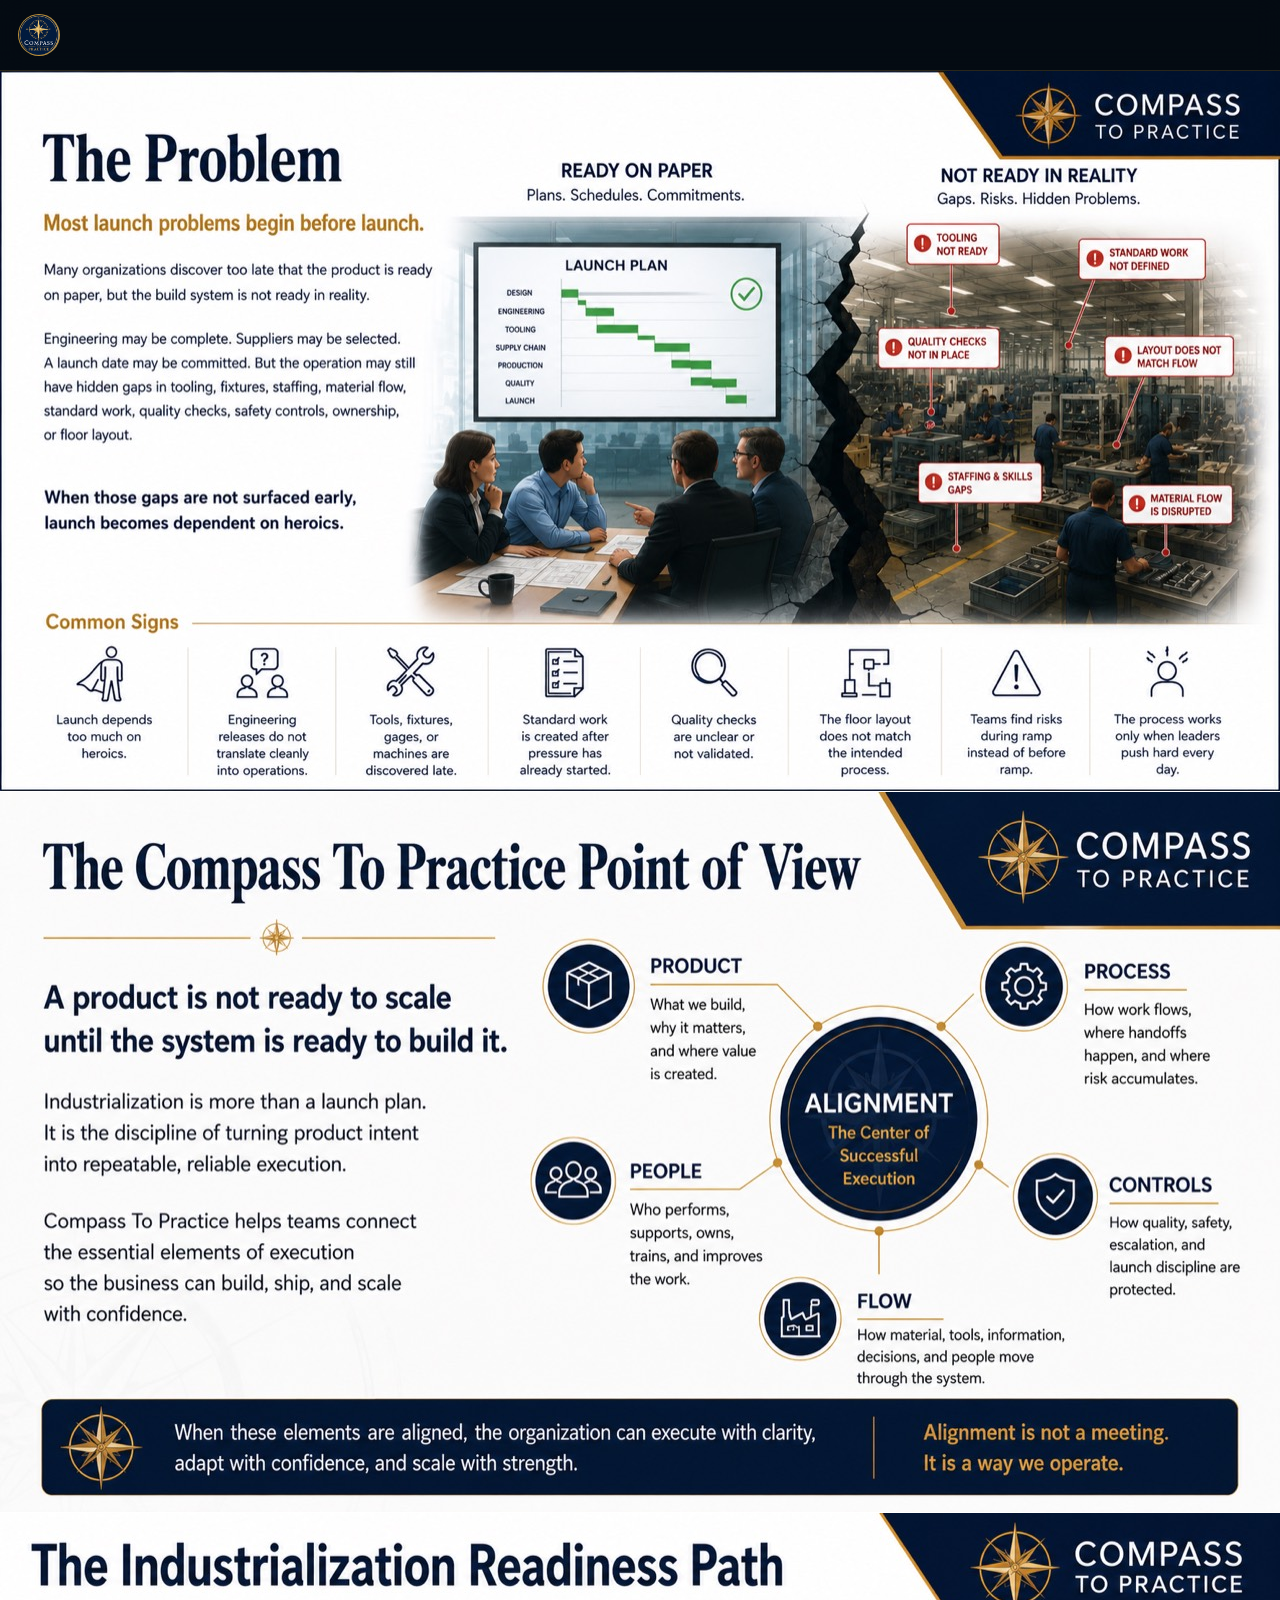
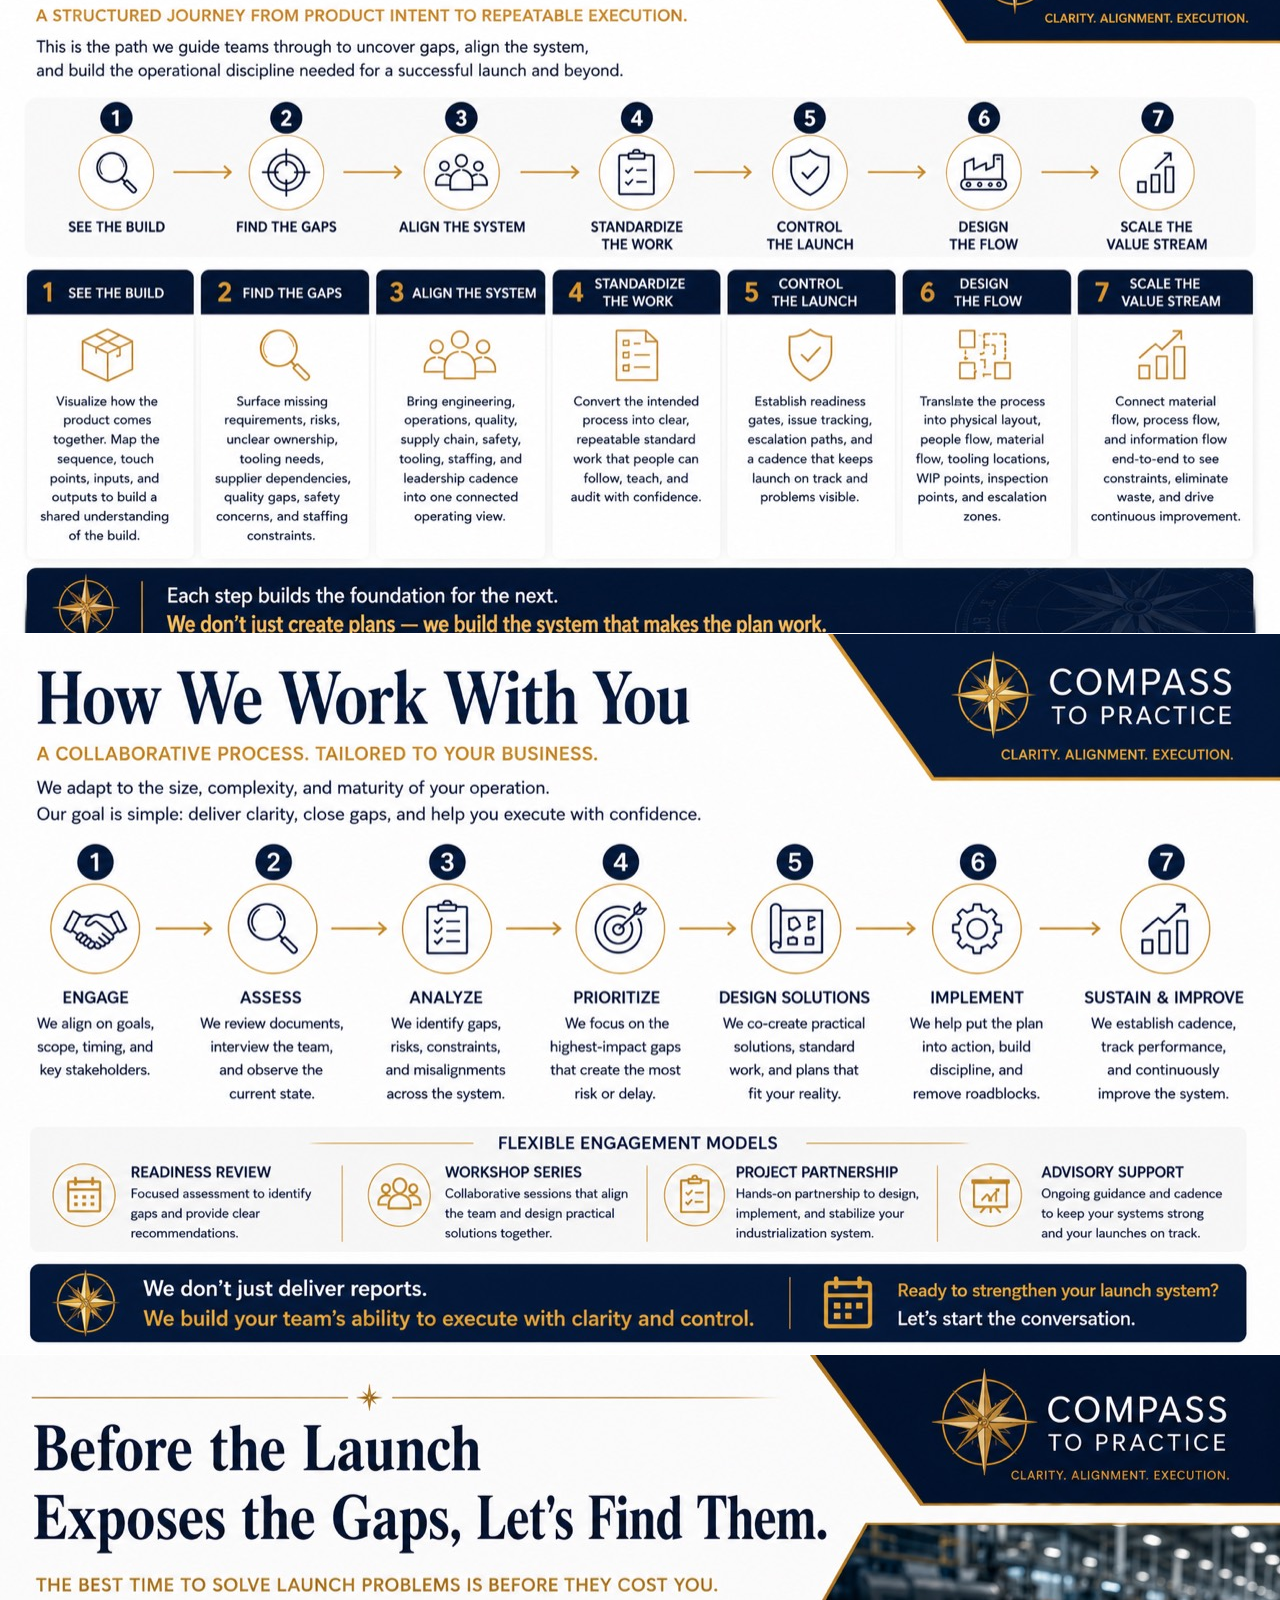
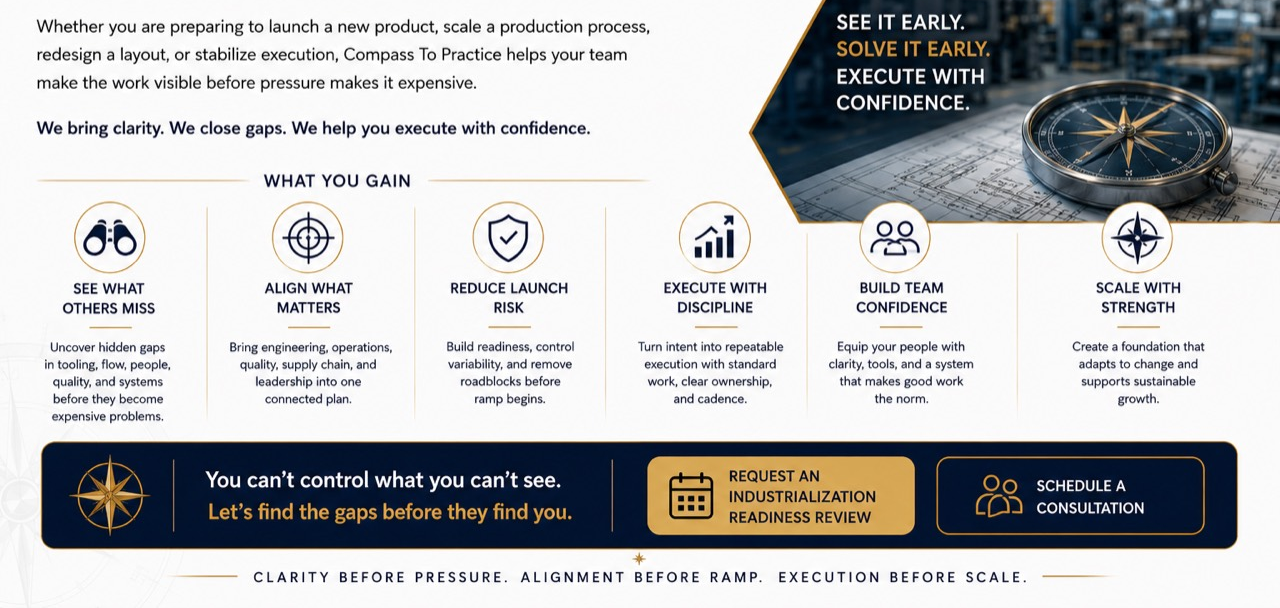
<file: industrialization.html>
<!doctype html>
<html lang="en">
  <head>
    <meta charset="utf-8" />
    <meta name="viewport" content="width=device-width, initial-scale=1" />
    <title>Industrialization Readiness | Compass To Practice</title>
    <meta
      name="description"
      content="Compass To Practice helps teams turn product design into repeatable execution by aligning process, people, quality, tooling, layout, and launch control before ramp pressure exposes the gaps."
    />
    <link
      rel="canonical"
      href="https://www.compasstopractice.com/industrialization.html"
    />
    <meta property="og:title" content="Industrialization Readiness | Compass To Practice" />
    <meta
      property="og:description"
      content="Compass To Practice helps teams turn product design into repeatable execution by aligning process, people, quality, tooling, layout, and launch control before ramp pressure exposes the gaps."
    />
    <meta property="og:type" content="website" />
    <link rel="stylesheet" href="styles.css" />
    <style>
      body {
        background: #050b13;
      }

      .visual-header {
        position: sticky;
        top: 0;
        z-index: 10;
        display: flex;
        align-items: center;
        gap: 12px;
        padding: 14px 18px;
        background: rgba(5, 11, 19, 0.82);
        backdrop-filter: blur(14px);
        border-bottom: 1px solid rgba(240, 178, 63, 0.16);
      }

      .visual-header .brand-mark {
        width: 42px;
        height: 42px;
        flex: 0 0 auto;
        border-radius: 50%;
      }

      .story {
        width: min(1440px, 100%);
        margin: 0 auto;
        padding: 0;
      }

      .story figure {
        margin: 0;
        background: #fff;
      }

      .story img {
        display: block;
        width: 100%;
        height: auto;
      }

      .story figure + figure {
        border-top: 1px solid rgba(255, 255, 255, 0.08);
      }

      @media (max-width: 860px) {
        .visual-header {
          padding: 12px 14px;
        }

        .visual-header .brand-mark {
          width: 38px;
          height: 38px;
        }
      }
    </style>
  </head>
  <body>
    <header class="visual-header" aria-label="Home link">
      <a href="index.html" aria-label="Compass To Practice home">
        <img class="brand-mark" src="assets/compass-badge-logo.jpg" alt="Compass To Practice" width="1130" height="1130" />
      </a>
    </header>

    <main class="story" aria-label="Industrialization visual story">
      <figure>
        <img src="assets/industrial-problem.jpg" alt="Industrialization readiness problem visual" />
      </figure>
      <figure>
        <img src="assets/industrial-point-of-view.jpg" alt="Compass To Practice industrialization point of view visual" />
      </figure>
      <figure>
        <img src="assets/industrial-readiness-path.jpg" alt="Compass To Practice industrialization readiness path visual" />
      </figure>
      <figure>
        <img src="assets/industrial-work-with-you.jpg" alt="How Compass To Practice works with you visual" />
      </figure>
      <figure>
        <img src="assets/industrial-close.jpg" alt="Industrialization closing visual" />
      </figure>
    </main>
  </body>
</html>
</file>
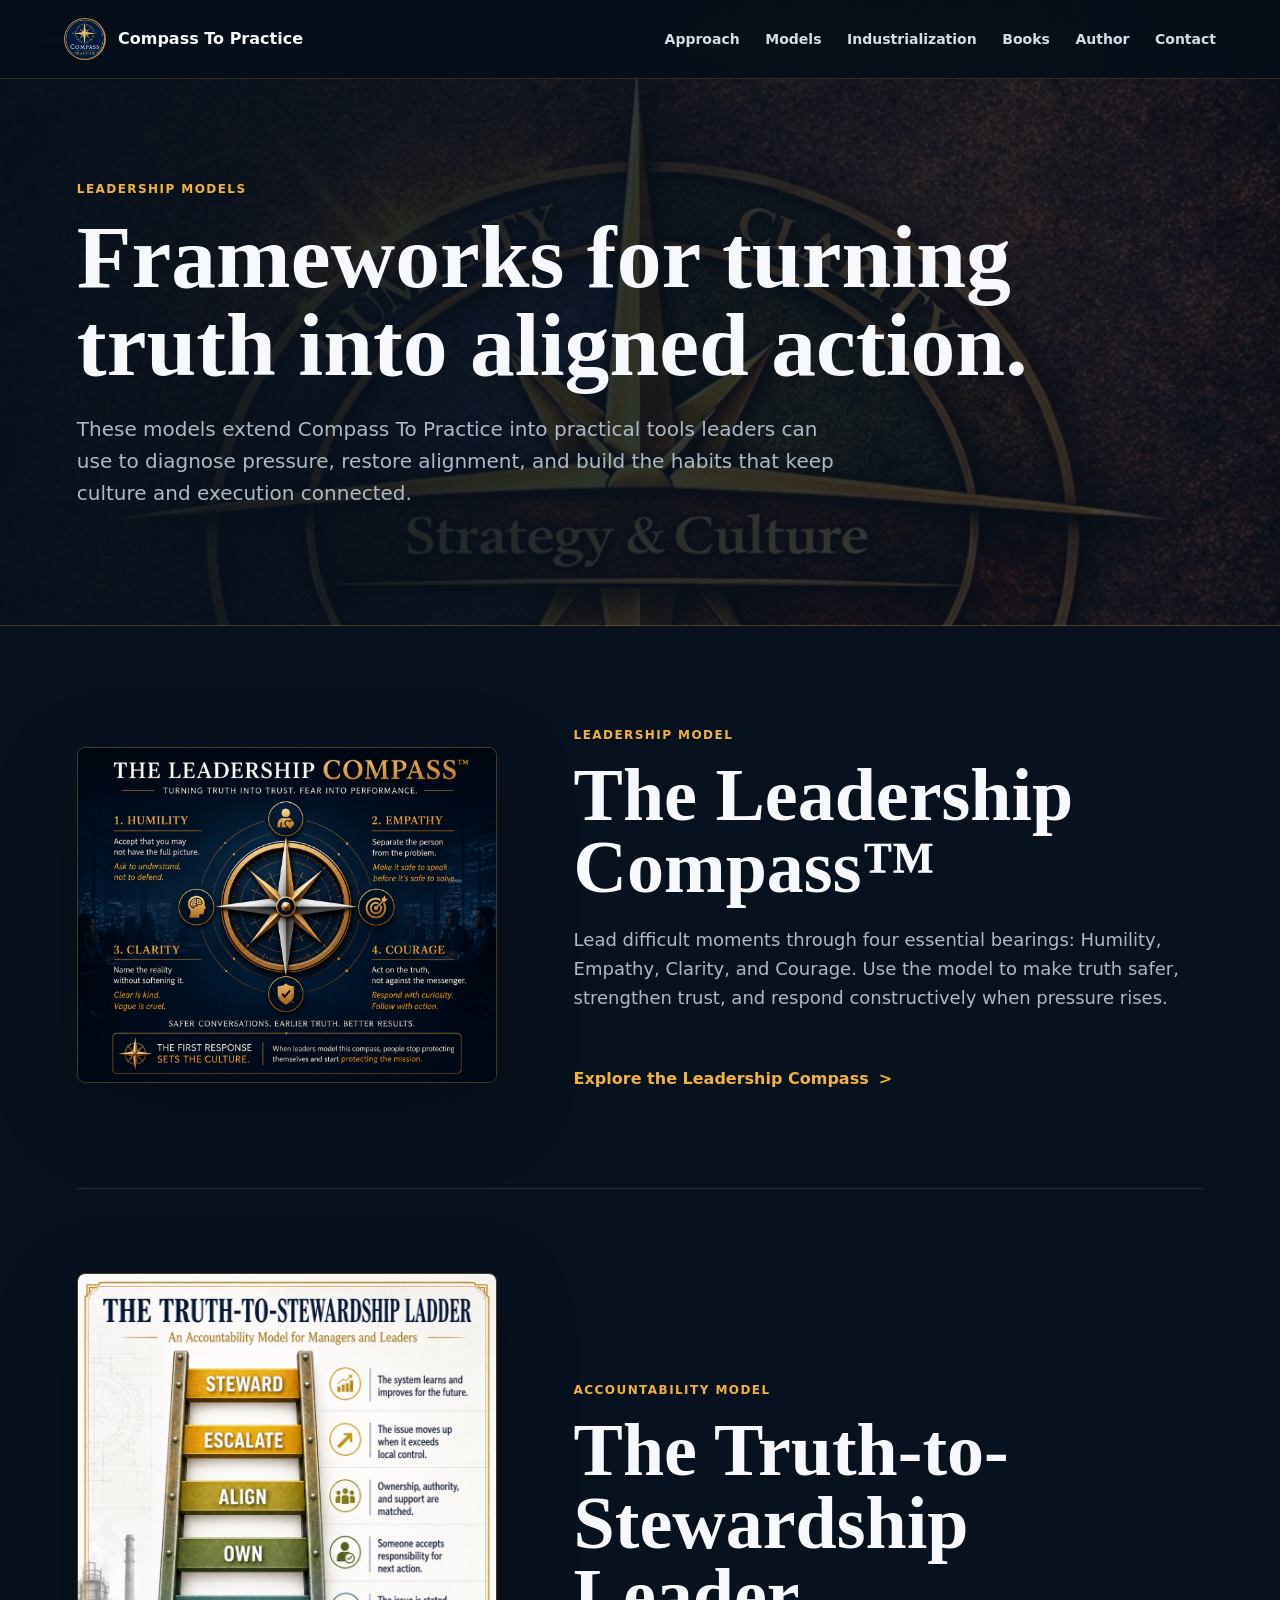
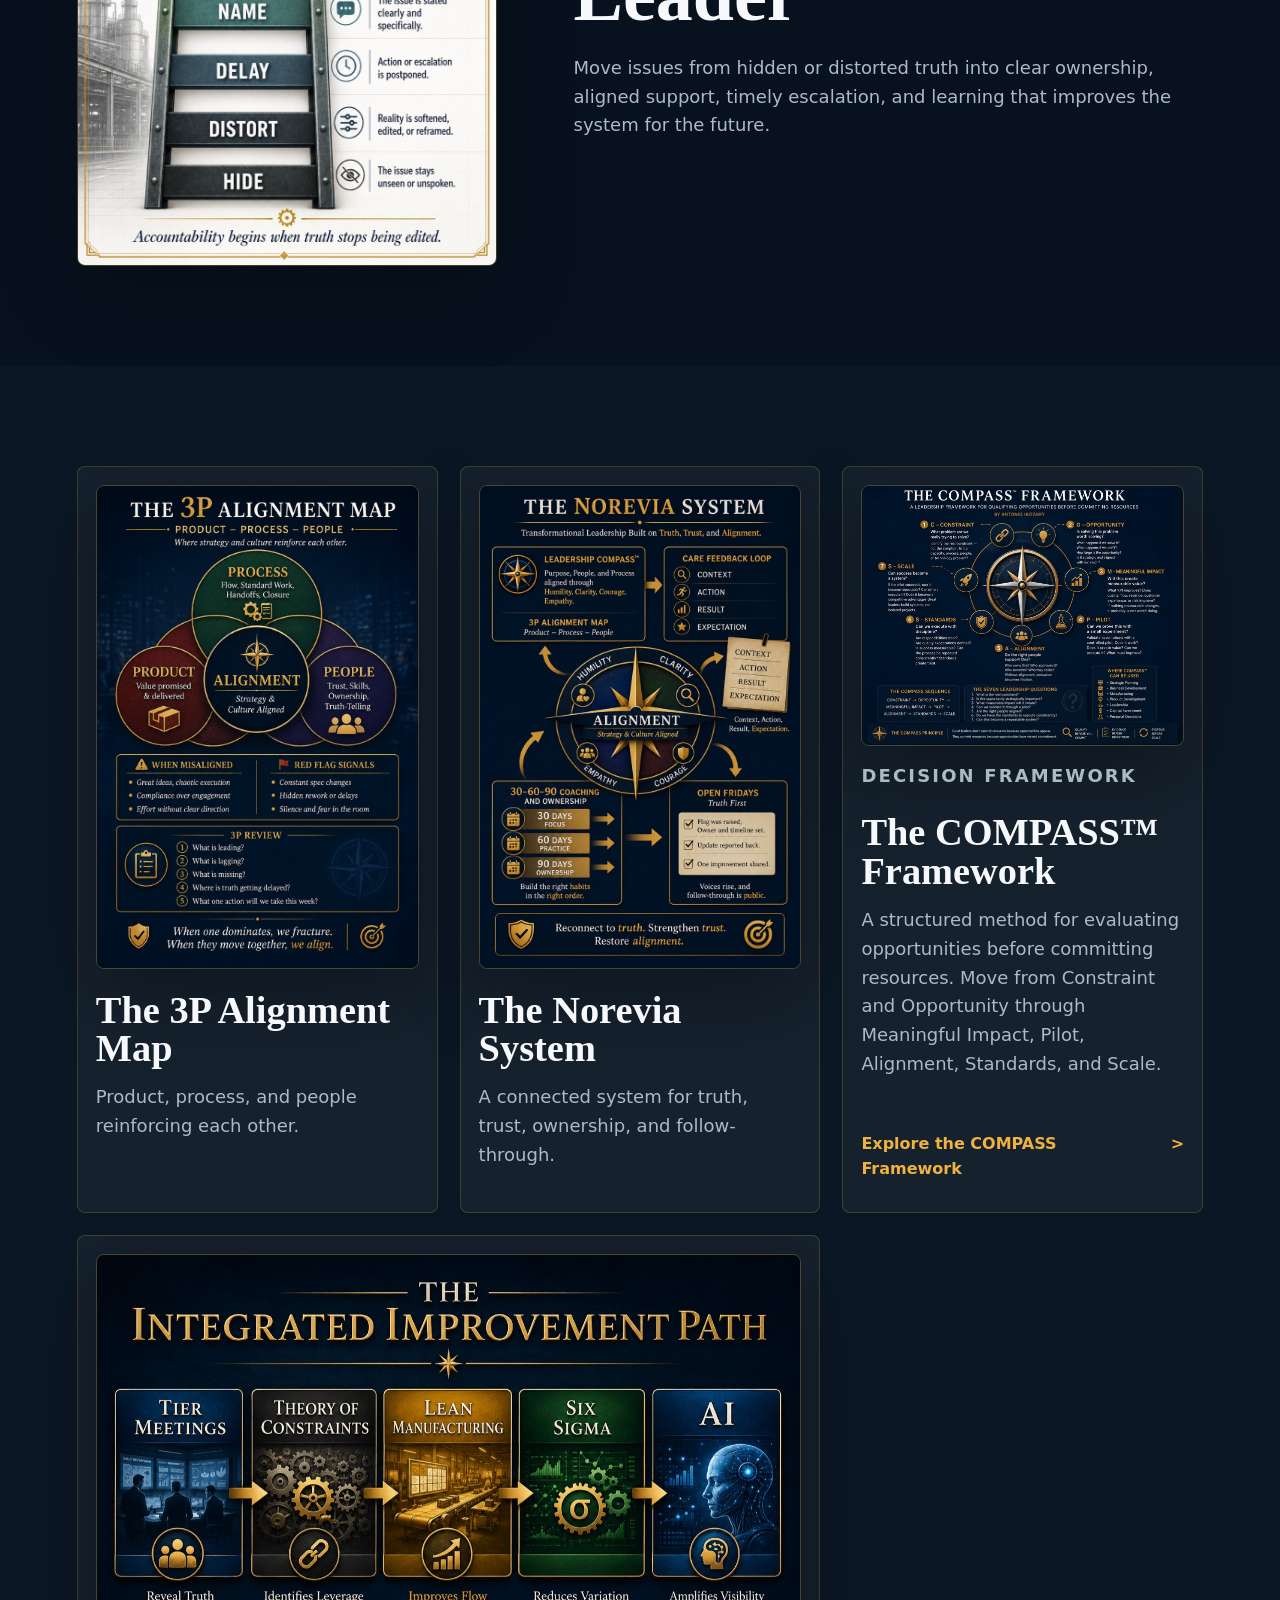
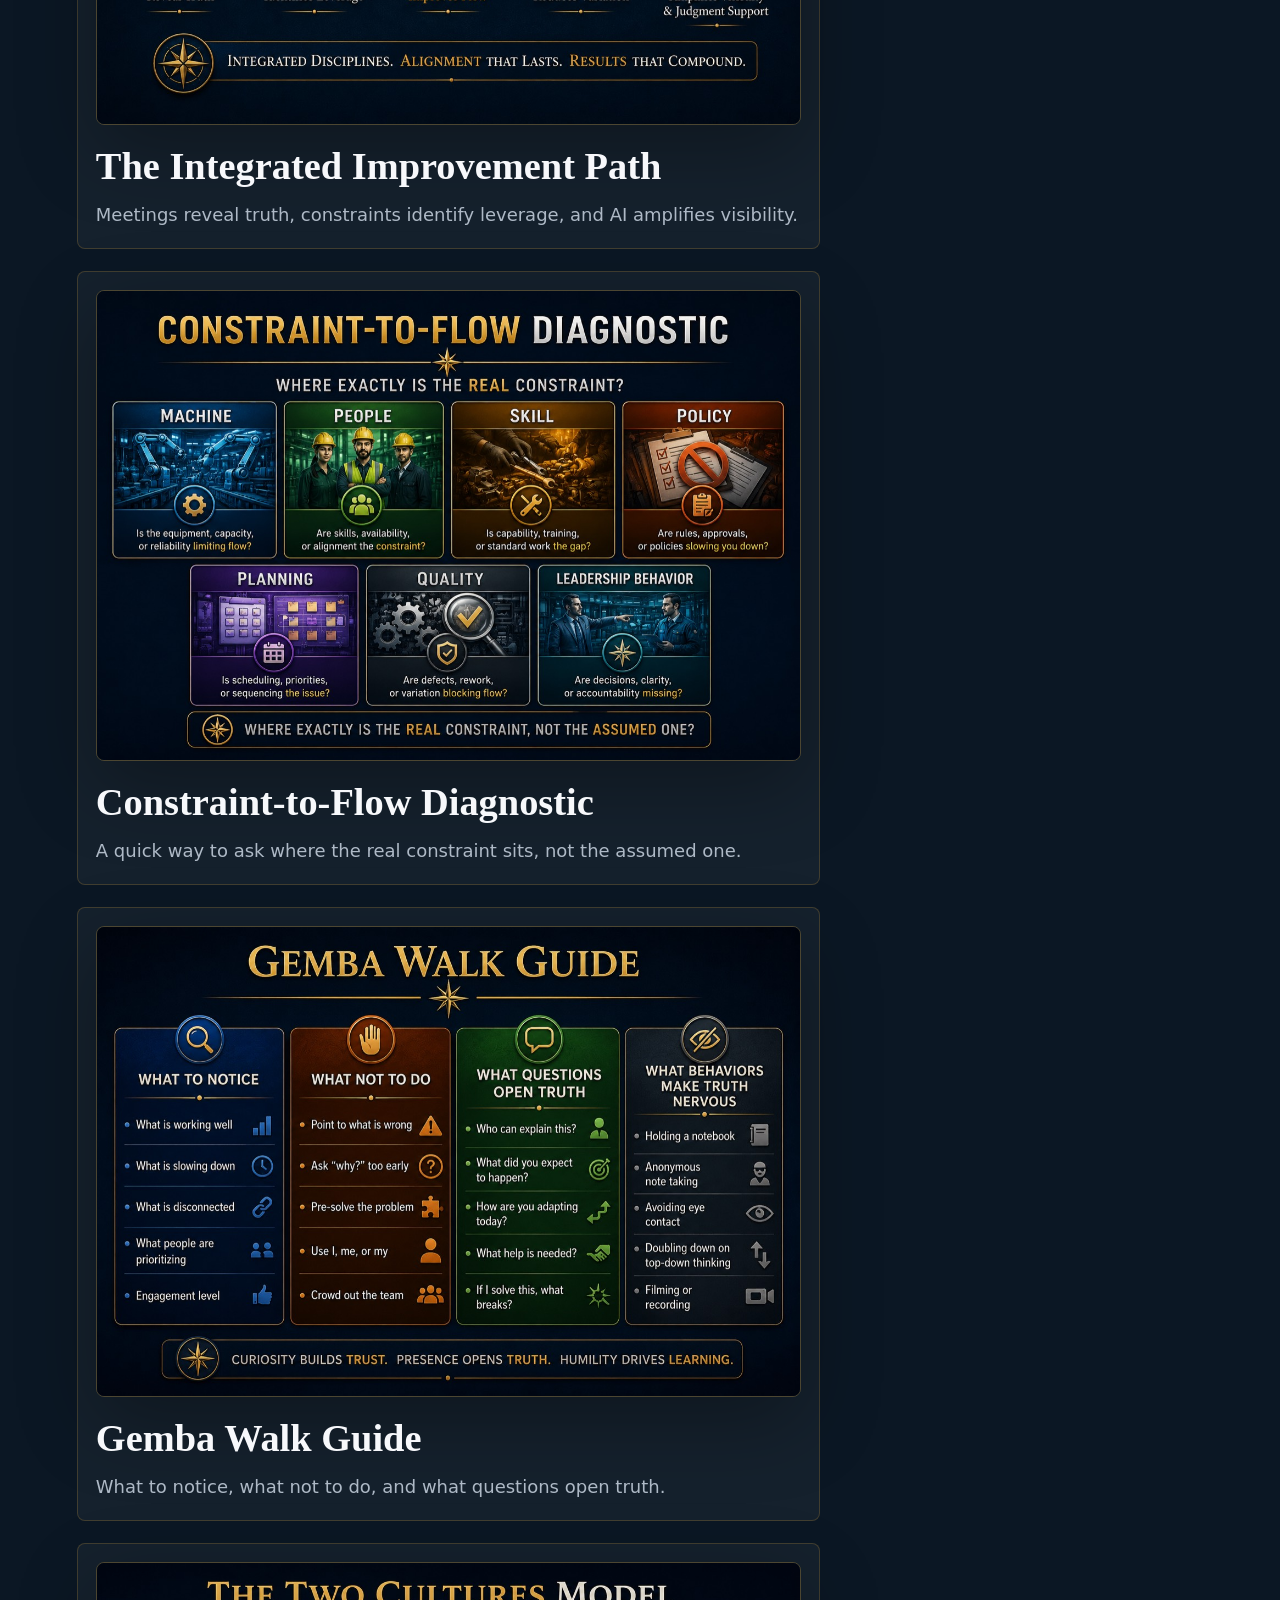
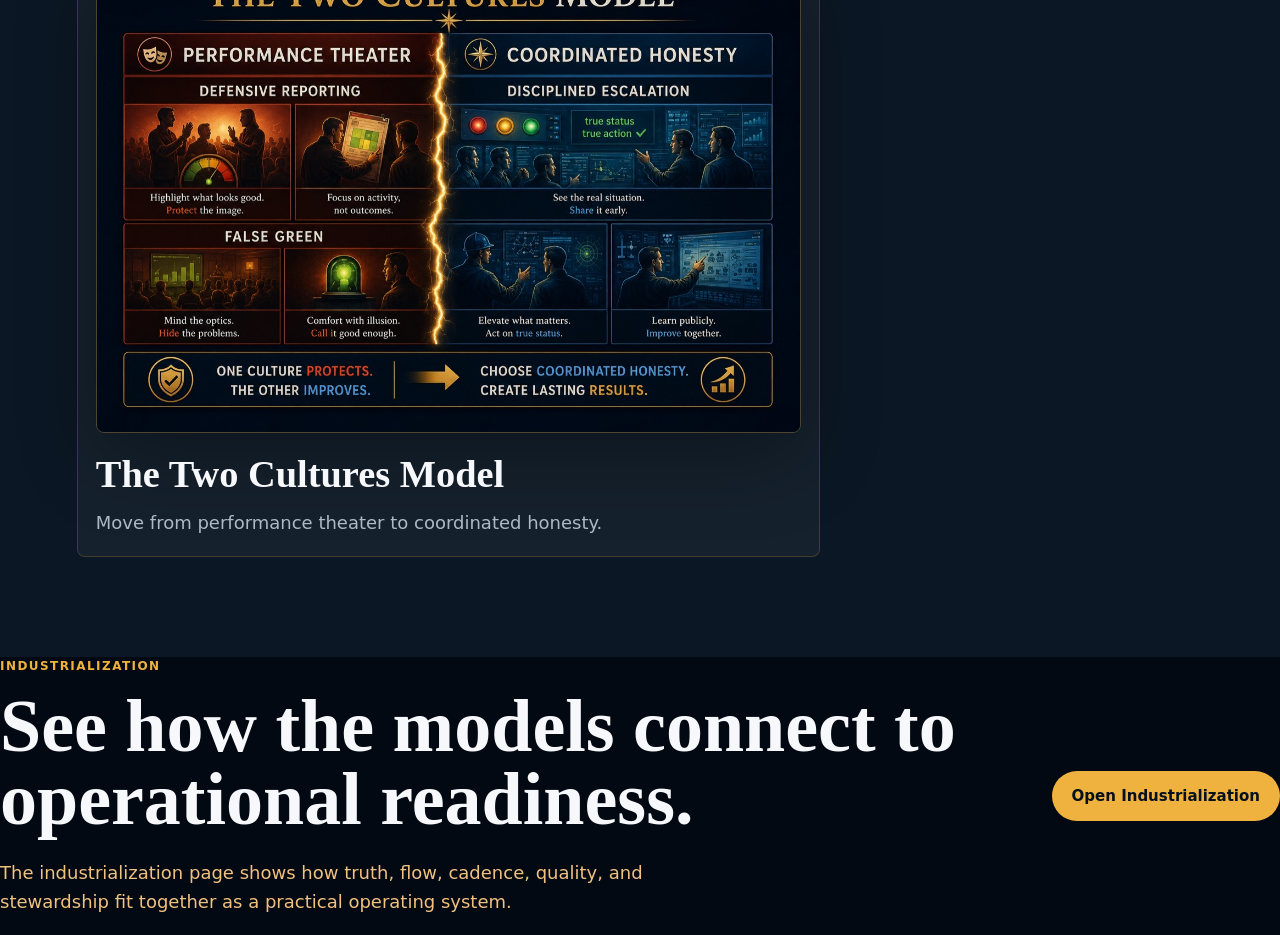
<file: models.html>
<!doctype html>
<html lang="en">
  <head>
    <meta charset="utf-8" />
    <meta name="viewport" content="width=device-width, initial-scale=1" />
    <title>Compass To Practice | Models</title>
    <meta
      name="description"
      content="Compass To Practice leadership models for alignment, truth-telling, flow, and disciplined improvement."
    />
    <link rel="canonical" href="https://www.compasstopractice.com/models.html" />
    <link rel="stylesheet" href="styles.css" />
    <link rel="stylesheet" href="models.css" />
  </head>
  <body>
    <header class="site-header" aria-label="Primary navigation">
      <a class="brand" href="index.html" aria-label="Compass To Practice home">
        <img
          class="brand-mark"
          src="assets/compass-badge-logo.jpg"
          alt=""
          width="1130"
          height="1130"
          aria-hidden="true"
        />
        <span>Compass To Practice</span>
      </a>
      <nav class="nav-links" aria-label="Site sections">
        <a href="index.html#approach">Approach</a>
        <a href="models.html" aria-current="page">Models</a>
        <a href="industrialization.html">Industrialization</a>
        <a href="index.html#books">Books</a>
        <a href="index.html#author">Author</a>
        <a href="index.html#contact">Contact</a>
      </nav>
    </header>

    <main>
      <section class="models-hero">
        <p class="eyebrow">Leadership models</p>
        <h1>Frameworks for turning truth into aligned action.</h1>
        <p>
          These models extend Compass To Practice into practical tools leaders
          can use to diagnose pressure, restore alignment, and build the habits
          that keep culture and execution connected.
        </p>
      </section>

      <section class="model-feature">
        <article id="leadership-compass">
          <img
            src="assets/leadership-compass-model.jpg"
            alt="The Leadership Compass model showing humility, empathy, clarity, and courage"
          />
          <div>
            <p class="eyebrow">Leadership model</p>
            <h2>The Leadership Compass&trade;</h2>
            <p class="desktop-copy">
              Lead difficult moments through four essential bearings: Humility,
              Empathy, Clarity, and Courage. Use the model to make truth safer,
              strengthen trust, and respond constructively when pressure rises.
            </p>
            <p class="mobile-copy">
              Four leadership bearings for turning truth into trust and
              pressure into responsible action.
            </p>
            <a class="model-cta" href="#leadership-compass">Explore the Leadership Compass</a>
          </div>
        </article>
        <article id="truth-to-stewardship">
          <img
            src="assets/model-truth-to-stewardship-leader.jpg"
            alt="The Truth-to-Stewardship Ladder accountability model for managers and leaders"
          />
          <div>
            <p class="eyebrow">Accountability model</p>
            <h2>The Truth-to-Stewardship Leader</h2>
            <p>
              Move issues from hidden or distorted truth into clear ownership,
              aligned support, timely escalation, and learning that improves the
              system for the future.
            </p>
          </div>
        </article>
      </section>

      <section class="model-grid" aria-label="Compass To Practice model gallery">
        <article class="model-card">
          <img
            src="assets/three-p-alignment-map.jpg"
            alt="The 3P Alignment Map for product, process, people, and alignment"
          />
          <h2>The 3P Alignment Map</h2>
          <p>Product, process, and people reinforcing each other.</p>
        </article>
        <article class="model-card">
          <img
            src="assets/norevia-system-model.jpg"
            alt="The Norevia System connecting the Leadership Compass, CARE Feedback Loop, coaching, and Open Fridays"
          />
          <h2>The Norevia System</h2>
          <p>A connected system for truth, trust, ownership, and follow-through.</p>
        </article>
        <article class="model-card" id="compass-framework">
          <img
            src="assets/compass-framework.jpg"
            alt="The Compass Framework for qualifying opportunities before committing resources"
          />
          <p class="eyebrow">Decision framework</p>
          <h2>The COMPASS&trade; Framework</h2>
          <p class="desktop-copy">
            A structured method for evaluating opportunities before committing
            resources. Move from Constraint and Opportunity through Meaningful
            Impact, Pilot, Alignment, Standards, and Scale.
          </p>
          <p class="mobile-copy">
            Seven disciplined questions for deciding what deserves attention,
            investment, and scale.
          </p>
          <a class="model-cta" href="#compass-framework">Explore the COMPASS Framework</a>
        </article>
        <article class="model-card wide" id="integrated-improvement">
          <img
            src="assets/integrated-improvement-path.jpg"
            alt="The Integrated Improvement Path"
          />
          <h2>The Integrated Improvement Path</h2>
          <p>Meetings reveal truth, constraints identify leverage, and AI amplifies visibility.</p>
        </article>
        <article class="model-card wide">
          <img
            src="assets/constraint-to-flow-diagnostic.jpg"
            alt="Constraint-to-Flow Diagnostic"
          />
          <h2>Constraint-to-Flow Diagnostic</h2>
          <p>A quick way to ask where the real constraint sits, not the assumed one.</p>
        </article>
        <article class="model-card wide">
          <img src="assets/gemba-walk-guide.jpg" alt="Gemba Walk Guide" />
          <h2>Gemba Walk Guide</h2>
          <p>What to notice, what not to do, and what questions open truth.</p>
        </article>
        <article class="model-card wide">
          <img src="assets/two-cultures-model.jpg" alt="The Two Cultures Model" />
          <h2>The Two Cultures Model</h2>
          <p>Move from performance theater to coordinated honesty.</p>
        </article>
      </section>

      <section class="contact-band" aria-label="Industrialization page link">
        <div>
          <p class="eyebrow">Industrialization</p>
          <h2>See how the models connect to operational readiness.</h2>
          <p>
            The industrialization page shows how truth, flow, cadence, quality,
            and stewardship fit together as a practical operating system.
          </p>
        </div>
        <a class="button primary" href="industrialization.html">Open Industrialization</a>
      </section>
    </main>
  </body>
</html>
</file>
<file: styles.css>
:root {
  --ink: #f7f8fb;
  --muted: #aeb9c6;
  --paper: #06111d;
  --cream: #101f2d;
  --steel: #1c3448;
  --navy: #071522;
  --gold: #f0b23f;
  --gold-dark: #c98722;
  --line: rgba(240, 178, 63, 0.25);
  --shadow: 0 24px 80px rgba(0, 0, 0, 0.32);
  --font-sans: ui-sans-serif, system-ui, -apple-system, BlinkMacSystemFont, "Segoe UI", sans-serif;
  --font-serif: Georgia, "Times New Roman", serif;
}

* {
  box-sizing: border-box;
}

html {
  scroll-behavior: smooth;
  scroll-padding-top: 88px;
}

body {
  margin: 0;
  color: var(--ink);
  background: var(--paper);
  font-family: var(--font-sans);
  line-height: 1.6;
}

a {
  color: inherit;
  text-decoration: none;
}

.site-header {
  position: fixed;
  z-index: 20;
  top: 0;
  left: 0;
  right: 0;
  display: flex;
  align-items: center;
  justify-content: space-between;
  gap: 24px;
  padding: 18px clamp(20px, 5vw, 64px);
  background: rgba(5, 14, 25, 0.82);
  border-bottom: 1px solid rgba(240, 178, 63, 0.18);
  backdrop-filter: blur(18px);
}

.brand,
.nav-links {
  display: flex;
  align-items: center;
}

.brand {
  gap: 12px;
  font-weight: 800;
  letter-spacing: 0;
}

.brand-mark {
  display: block;
  width: 42px;
  height: 42px;
  object-fit: cover;
  object-position: center;
  background: #071522;
  border: 1px solid rgba(240, 178, 63, 0.78);
  border-radius: 50%;
}

.nav-links {
  gap: clamp(14px, 2vw, 28px);
  color: #d7dde6;
  font-size: 14px;
  font-weight: 700;
}

.nav-links a:hover {
  color: var(--gold);
}

.nav-more {
  position: relative;
}

.nav-more summary {
  display: flex;
  min-height: 44px;
  align-items: center;
  gap: 8px;
  padding: 8px 12px;
  cursor: pointer;
  list-style: none;
  border: 1px solid rgba(240, 178, 63, 0.28);
  border-radius: 999px;
}

.nav-more summary::-webkit-details-marker,
.episode-disclosure summary::-webkit-details-marker,
.season-lineup summary::-webkit-details-marker {
  display: none;
}

.nav-more summary::after {
  content: "+";
  color: var(--gold);
  font-size: 18px;
  line-height: 1;
}

.nav-more[open] summary::after {
  content: "−";
}

.nav-menu-panel {
  position: absolute;
  z-index: 30;
  top: calc(100% + 10px);
  right: 0;
  display: grid;
  min-width: 230px;
  gap: 2px;
  padding: 10px;
  background: rgba(6, 17, 29, 0.98);
  border: 1px solid rgba(240, 178, 63, 0.35);
  border-radius: 10px;
  box-shadow: var(--shadow);
}

.nav-more:not([open]) .nav-menu-panel {
  display: none;
}

.nav-menu-panel a {
  display: flex;
  min-height: 44px;
  align-items: center;
  padding: 9px 12px;
  border-radius: 6px;
}

.nav-menu-panel a:hover {
  background: rgba(255, 255, 255, 0.08);
}

.mobile-primary-link,
.mobile-menu-label {
  display: none;
}

.hero {
  padding-top: 74px;
  background: #02060c;
}

.hero picture {
  display: block;
  padding: 0;
}

.hero-image {
  width: 100%;
  height: auto;
  display: block;
}

.hero-panel {
  padding: clamp(28px, 5vw, 54px) clamp(20px, 6vw, 84px);
  background: linear-gradient(90deg, #06111d, #10273a);
  border-top: 1px solid var(--line);
  border-bottom: 1px solid var(--line);
}

.hero-content {
  width: min(980px, 100%);
}

.eyebrow {
  margin: 0 0 14px;
  color: var(--gold);
  font-size: 12px;
  font-weight: 800;
  letter-spacing: 0.12em;
  text-transform: uppercase;
}

h1,
h2,
h3,
p {
  margin-top: 0;
}

h1,
h2 {
  font-family: var(--font-serif);
  line-height: 0.98;
}

h1 {
  max-width: 11ch;
  margin-bottom: 24px;
  font-size: clamp(58px, 10vw, 132px);
  letter-spacing: 0;
}

.sr-only {
  position: absolute;
  width: 1px;
  height: 1px;
  padding: 0;
  margin: -1px;
  overflow: hidden;
  clip: rect(0, 0, 0, 0);
  white-space: nowrap;
  border: 0;
}

h2 {
  font-size: clamp(36px, 6vw, 74px);
  letter-spacing: 0;
}

h3 {
  margin-bottom: 10px;
  font-size: 20px;
  line-height: 1.25;
}

.hero-copy {
  max-width: 620px;
  margin-bottom: 32px;
  color: #eef3f7;
  font-size: clamp(18px, 2vw, 23px);
}

.hero-actions,
.contact-band {
  display: flex;
  align-items: center;
  gap: 14px;
  flex-wrap: wrap;
}

.button {
  display: inline-flex;
  min-height: 48px;
  align-items: center;
  justify-content: center;
  padding: 13px 20px;
  border-radius: 999px;
  font-size: 15px;
  font-weight: 800;
  transition: transform 160ms ease, background 160ms ease, color 160ms ease;
}

.button:hover {
  transform: translateY(-2px);
}

.button.primary {
  color: #06111d;
  background: var(--gold);
}

.header-contact {
  flex: 0 0 auto;
  white-space: nowrap;
  min-height: 42px;
  padding: 10px 16px;
  font-size: 14px;
}

.button.secondary {
  color: var(--ink);
  background: rgba(255, 255, 255, 0.1);
  border: 1px solid rgba(255, 255, 255, 0.22);
}

.intro {
  display: grid;
  grid-template-columns: repeat(4, 1fr);
  gap: 1px;
  background: rgba(240, 178, 63, 0.2);
  border-top: 1px solid var(--line);
  border-bottom: 1px solid var(--line);
}

.intro > div {
  min-height: 150px;
  padding: clamp(26px, 5vw, 52px);
  background: #0b1a29;
}

.metric {
  display: block;
  margin-bottom: 34px;
  color: var(--gold);
  font-size: 13px;
  font-weight: 800;
}

.intro h2 {
  margin-bottom: 0;
  font-family: var(--font-sans);
  font-size: clamp(22px, 2vw, 30px);
  line-height: 1.1;
}

.compass-strip > div {
  display: flex;
  min-height: 132px;
  flex-direction: column;
  justify-content: center;
}

.intro p,
.section-copy p:not(.eyebrow),
.author-copy p:not(.eyebrow),
.feature-copy p:not(.eyebrow),
.contact-band p:not(.eyebrow),
.site-footer {
  color: var(--muted);
}

.section {
  padding: clamp(72px, 11vw, 140px) clamp(20px, 6vw, 84px);
}

.split {
  display: grid;
  grid-template-columns: minmax(0, 0.95fr) minmax(320px, 0.75fr);
  gap: clamp(42px, 8vw, 100px);
  align-items: start;
}

.section-copy {
  position: sticky;
  top: 120px;
}

.section-copy h2,
.section-heading h2,
.contact-band h2 {
  margin-bottom: 24px;
}

.section-copy p:not(.eyebrow),
.contact-band p:not(.eyebrow) {
  max-width: 650px;
  font-size: 18px;
}

.process-list {
  display: grid;
  gap: 18px;
}

.season-preview {
  grid-template-columns: minmax(0, 0.72fr) minmax(430px, 1.28fr);
  align-items: center;
  background: #071522;
}

.season-preview .section-copy {
  position: static;
}

.season-preview-panel {
  grid-template-columns: minmax(0, 1fr);
  align-items: start;
}

.season-preview-panel .alignment-card {
  min-width: 0;
  padding: 24px;
}

.season-cover {
  width: min(100%, 430px);
  margin: 0;
  justify-self: start;
  overflow: hidden;
  background: #071522;
  border: 1px solid var(--line);
  border-radius: 8px;
  box-shadow: var(--shadow);
}

.season-cover img {
  display: block;
  width: 100%;
  height: auto;
  aspect-ratio: 1;
  object-fit: cover;
}

.process-list article,
.program-card {
  padding: 30px;
  background: linear-gradient(145deg, #0c1e2e, #071522);
  border: 1px solid var(--line);
  border-radius: 8px;
  box-shadow: 0 12px 36px rgba(0, 0, 0, 0.18);
}

.process-list .alignment-card {
  background: linear-gradient(145deg, rgba(240, 178, 63, 0.18), rgba(16, 31, 45, 0.98));
  border-color: rgba(240, 178, 63, 0.42);
}

.process-list span {
  display: inline-flex;
  margin-bottom: 24px;
  color: var(--gold);
  font-size: 13px;
  font-weight: 800;
  text-transform: uppercase;
}

.season-episode-list {
  display: grid;
  margin: 14px 0 0;
  padding: 0;
  list-style: none;
  border-top: 1px solid rgba(255, 255, 255, 0.1);
}

.season-lineup {
  margin: 20px 0;
}

.season-lineup summary {
  display: flex;
  min-height: 48px;
  align-items: center;
  justify-content: space-between;
  gap: 12px;
  padding: 11px 14px;
  color: var(--ink);
  cursor: pointer;
  list-style: none;
  border: 1px solid rgba(240, 178, 63, 0.38);
  border-radius: 8px;
  font-size: 16px;
  font-weight: 800;
}

.season-lineup summary::after {
  content: "+";
  flex: 0 0 auto;
  color: var(--gold);
  font-size: 22px;
  line-height: 1;
}

.season-lineup[open] summary::after {
  content: "−";
}

.season-episode-list li {
  display: grid;
  grid-template-columns: 36px minmax(0, 1fr);
  gap: 12px;
  align-items: baseline;
  padding: 14px 0;
  border-bottom: 1px solid rgba(255, 255, 255, 0.1);
}

.season-episode-list li span {
  margin: 0;
  color: var(--gold);
  font-family: var(--font-sans);
  font-size: 13px;
  font-weight: 900;
  letter-spacing: normal;
  text-transform: none;
}

.season-episode-list strong {
  color: var(--ink);
  font-family: var(--font-sans);
  font-size: 19px;
  font-weight: 700;
  line-height: 1.25;
}

.season-episode-copy {
  min-width: 0;
}

.season-episode-status {
  display: block;
  margin-top: 6px;
  color: var(--gold);
  font-family: var(--font-sans);
  font-size: 12px;
  font-weight: 800;
  line-height: 1.4;
  letter-spacing: 0.08em;
  text-transform: uppercase;
}

.author {
  display: grid;
  grid-template-columns: minmax(110px, 150px) minmax(0, 820px);
  gap: clamp(24px, 5vw, 64px);
  align-items: center;
  background: #08121f;
  border-top: 1px solid var(--line);
}

.author-photo {
  width: 112px;
  aspect-ratio: 1;
  margin: 0;
  justify-self: center;
  overflow: hidden;
  background: #071522;
  border: 2px solid rgba(240, 178, 63, 0.65);
  border-radius: 50%;
  box-shadow: var(--shadow);
}

.author-photo img {
  display: block;
  width: 100%;
  height: 100%;
  object-fit: cover;
}

.author-copy h2 {
  margin-bottom: 10px;
}

.author-copy p:not(.eyebrow) {
  max-width: 760px;
  font-size: 18px;
}

.author-copy p.author-podcast-name {
  margin: 0 0 24px;
  color: var(--gold);
  font-size: 15px;
  font-weight: 800;
  letter-spacing: 0.04em;
}

.author-book-link {
  color: var(--gold);
  font-weight: 700;
  text-decoration: underline;
  text-decoration-thickness: 1px;
  text-underline-offset: 3px;
}

.author-book-link:hover,
.author-book-link:focus-visible {
  color: #ffd07a;
}

.disclaimer {
  padding: 0 clamp(20px, 6vw, 84px) clamp(72px, 10vw, 120px);
  background: #08121f;
}

.disclaimer-inner {
  max-width: 980px;
  padding: clamp(26px, 4vw, 42px);
  background: rgba(255, 255, 255, 0.045);
  border: 1px solid var(--line);
  border-radius: 8px;
}

.disclaimer h2 {
  margin-bottom: 20px;
  font-size: clamp(30px, 4vw, 52px);
}

.disclaimer p:not(.eyebrow) {
  max-width: 850px;
  color: var(--muted);
  font-size: 17px;
}

.books {
  background: #071522;
}

.books .section-heading > p {
  max-width: 420px;
  color: var(--muted);
  font-size: 17px;
}

.book-grid {
  display: grid;
  grid-template-columns: repeat(2, minmax(0, 1fr));
  gap: 16px;
}

.book-card {
  display: flex;
  min-height: 320px;
  flex-direction: column;
  justify-content: space-between;
  padding: clamp(24px, 4vw, 34px);
  background: linear-gradient(145deg, #0c1e2e, #071522);
  border: 1px solid rgba(240, 178, 63, 0.22);
  border-radius: 8px;
  box-shadow: 0 12px 36px rgba(0, 0, 0, 0.18);
}

.book-card.featured-book {
  background: linear-gradient(145deg, rgba(240, 178, 63, 0.2), #0c1e2e);
  border-color: rgba(240, 178, 63, 0.5);
}

.book-status {
  margin-bottom: 28px;
  color: var(--gold);
  font-size: 12px;
  font-weight: 900;
  letter-spacing: 0.08em;
  text-transform: uppercase;
}

.book-card h3 {
  max-width: 18ch;
  margin-bottom: 28px;
  font-family: var(--font-serif);
  font-size: clamp(28px, 4vw, 46px);
  line-height: 1.02;
}

.book-card > p:not(.book-status) {
  margin-bottom: 0;
  color: var(--muted);
  font-size: 17px;
}

.book-availability {
  margin-top: 20px;
}

.purchase-options {
  display: grid;
  gap: 12px;
  margin-top: 24px;
}

.purchase-option {
  padding: 16px;
  background: rgba(3, 9, 18, 0.38);
  border: 1px solid rgba(240, 178, 63, 0.22);
  border-radius: 8px;
}

.purchase-type {
  margin: 0 0 10px;
  color: var(--gold);
  font-size: 12px;
  font-weight: 900;
  letter-spacing: 0.1em;
  text-transform: uppercase;
}

.purchase-links {
  display: flex;
  flex-wrap: wrap;
  gap: 10px;
}

.book-update-link {
  width: fit-content;
  margin-top: 0;
}

.programs {
  background: #0b1724;
}

.section-heading {
  display: grid;
  grid-template-columns: minmax(0, 0.7fr) minmax(240px, 0.3fr);
  gap: 32px;
  align-items: end;
  margin-bottom: 34px;
}

.section-heading > *,
.section-copy,
.feature-copy {
  min-width: 0;
}

.section-heading h2 {
  max-width: 860px;
  overflow-wrap: anywhere;
}

.programs .section-heading {
  display: block;
}

.programs .section-heading h2 {
  max-width: 18ch;
}

.feature {
  display: grid;
  grid-template-columns: minmax(260px, 430px) minmax(0, 1fr);
  gap: clamp(28px, 6vw, 72px);
  align-items: center;
}

.feature img {
  width: 100%;
  border: 1px solid var(--line);
  border-radius: 8px;
  box-shadow: var(--shadow);
}

.feature-copy h3 {
  max-width: 12ch;
  margin-bottom: 22px;
  font-family: var(--font-serif);
  font-size: clamp(36px, 5vw, 68px);
  line-height: 1;
}

#episodes .feature-copy p:not(.eyebrow) {
  color: var(--muted);
  font-size: 18px;
  line-height: 1.6;
}

.episode-list {
  display: grid;
  grid-template-columns: repeat(3, minmax(0, 1fr));
  gap: 14px;
  margin-top: 0;
}

.latest-episode-block {
  max-width: 860px;
  margin-top: clamp(34px, 6vw, 64px);
}

.latest-episode-block > .eyebrow {
  margin-bottom: 12px;
}

.latest-episode {
  min-height: 0;
  padding: clamp(24px, 4vw, 36px);
  background: linear-gradient(145deg, rgba(240, 178, 63, 0.2), #0c1e2e);
  border-color: rgba(240, 178, 63, 0.58);
  box-shadow: 0 18px 52px rgba(0, 0, 0, 0.24);
}

.episode-card.latest-episode h3 {
  margin: 12px 0 0;
  font-family: var(--font-serif);
  font-size: clamp(30px, 4vw, 48px);
  line-height: 1.05;
}

.episode-groups {
  display: grid;
  gap: 16px;
  margin-top: 28px;
}

.episode-disclosure {
  overflow: hidden;
  background: rgba(3, 9, 18, 0.28);
  border: 1px solid rgba(240, 178, 63, 0.3);
  border-radius: 10px;
}

.episode-disclosure summary {
  display: flex;
  min-height: 48px;
  align-items: center;
  gap: 14px;
  padding: 16px 20px;
  color: var(--ink);
  cursor: pointer;
  list-style: none;
  font-size: 16px;
  font-weight: 800;
}

.episode-disclosure summary small {
  color: var(--muted);
  font-size: 13px;
  font-weight: 700;
}

.episode-disclosure summary::after {
  content: "+";
  margin-left: auto;
  color: var(--gold);
  font-size: 26px;
  line-height: 1;
}

.episode-disclosure[open] summary::after {
  content: "−";
}

.episode-disclosure[open] summary {
  border-bottom: 1px solid rgba(240, 178, 63, 0.22);
}

.episode-disclosure > .episode-list {
  padding: 18px;
}

.episode-schedule-note {
  max-width: 760px;
  margin: 32px 0 0;
}

.episode-schedule-note,
.season-preview-panel .alignment-card > p {
  color: var(--muted);
  font-size: 15px;
  font-weight: 400;
  line-height: 1.6;
}

.episode-card {
  display: grid;
  min-height: 128px;
  align-content: space-between;
  padding: 22px;
  background: linear-gradient(145deg, #0c1e2e, #071522);
  border: 1px solid rgba(240, 178, 63, 0.2);
  border-radius: 8px;
}

.episode-card span {
  color: var(--gold);
  font-family: var(--font-sans);
  font-size: 13px;
  font-weight: 900;
}

.episode-card h3 {
  margin: 26px 0 0;
  font-family: var(--font-sans);
  font-size: 19px;
  font-weight: 700;
  line-height: 1.25;
}

.episode-actions {
  display: flex;
  flex-wrap: wrap;
  gap: 8px;
  margin-top: 22px;
}

.episode-actions a {
  display: inline-flex;
  min-height: 44px;
  align-items: center;
  justify-content: center;
  padding: 8px 12px;
  color: #06111d;
  background: var(--gold);
  border: 1px solid var(--gold);
  border-radius: 999px;
  font-size: 13px;
  font-weight: 900;
}

.episode-actions a.secondary-link {
  color: var(--ink);
  background: transparent;
  border-color: rgba(240, 178, 63, 0.44);
}

.episode-actions a:hover {
  transform: translateY(-1px);
}

.episode-card.start-here {
  background: linear-gradient(145deg, rgba(240, 178, 63, 0.2), #0c1e2e);
  border-color: rgba(240, 178, 63, 0.48);
}

.episode-card.upcoming {
  background: linear-gradient(145deg, rgba(240, 178, 63, 0.1), #071522);
  border-color: rgba(240, 178, 63, 0.38);
}

.episode-release {
  display: flex;
  flex-wrap: wrap;
  gap: 8px 12px;
  align-items: center;
  margin: 20px 0 0;
  color: var(--muted);
  font-size: 14px;
  font-weight: 700;
}

.contact-band {
  justify-content: space-between;
  color: var(--ink);
  background: #030912;
}

.contact-band > div:first-child {
  flex: 1 1 420px;
}

.contact-band p:not(.eyebrow) {
  color: #f0c17f;
}

.contact-band h2 {
  color: var(--ink);
}

.contact-band .button.primary {
  color: #06111d;
  background: var(--gold);
}

.social-links,
.footer-links {
  display: flex;
  flex-wrap: wrap;
  align-items: center;
  gap: 10px;
}

.social-links a,
.footer-links a {
  display: inline-flex;
  min-height: 42px;
  align-items: center;
  justify-content: center;
  padding: 10px 14px;
  color: var(--ink);
  border: 1px solid rgba(240, 178, 63, 0.32);
  border-radius: 999px;
  font-size: 14px;
  font-weight: 800;
}

.social-links a:hover,
.footer-links a:hover {
  color: #06111d;
  background: var(--gold);
}

.site-footer {
  display: flex;
  align-items: center;
  justify-content: space-between;
  gap: 24px;
  padding: 28px clamp(20px, 6vw, 84px);
  background: #02060c;
  font-size: 14px;
}

.site-footer p {
  margin: 0;
}

.site-footer .music-note {
  margin-top: 6px;
  color: #8f9cac;
  font-size: 13px;
}

.site-footer .presented-note {
  margin-top: 6px;
  color: #6f7b89;
  font-size: 12px;
}

.site-footer .music-note a {
  color: var(--gold);
  font-weight: 800;
  text-decoration: none;
}

.site-footer .music-note a:hover {
  text-decoration: underline;
}

@media (max-width: 860px) {
  .site-header {
    position: fixed;
  }

  .nav-links {
    display: flex;
    margin-left: auto;
    gap: 0;
  }

  .nav-links > a,
  .desktop-menu-label {
    display: none;
  }

  .mobile-menu-label,
  .nav-menu-panel .mobile-primary-link {
    display: flex;
  }

  .nav-menu-panel {
    position: fixed;
    top: 76px;
    right: 20px;
    left: 20px;
    width: auto;
    max-height: calc(100vh - 96px);
    overflow-y: auto;
  }

  .header-contact {
    display: none;
  }

  .hero {
    padding-top: 70px;
  }

  h1 {
    font-size: clamp(54px, 18vw, 84px);
  }

  .intro,
  .split,
  .author,
  .section-heading,
  .feature,
  .book-grid,
  .episode-list {
    grid-template-columns: 1fr;
  }

  .author-photo {
    width: 92px;
    justify-self: start;
  }

  .section-copy {
    position: static;
  }

  .intro > div,
  .program-card {
    min-height: auto;
  }

  .contact-band {
    align-items: flex-start;
  }

  .site-footer {
    flex-direction: column;
  }
}

@media (max-width: 520px) {
  .brand {
    font-size: 14px;
  }

  .brand-mark {
    width: 38px;
    height: 38px;
  }

  .hero {
    padding-top: 100px;
  }


  .hero-actions,
  .hero-actions .button,
  .purchase-links,
  .purchase-links .button,
  .contact-band .button,
  .social-links,
  .social-links a,
  .episode-actions,
  .episode-actions a {
    width: 100%;
  }

  .button {
    padding-inline: 16px;
  }

  .header-contact {
    padding: 10px 14px;
    font-size: 13px;
  }

  .season-preview-panel {
    gap: 14px;
  }

  .season-preview-panel .alignment-card {
    padding: 18px;
  }

  .episode-disclosure summary {
    flex-wrap: wrap;
    gap: 4px 10px;
  }

  .episode-disclosure summary small {
    flex-basis: calc(100% - 36px);
  }

  .episode-disclosure > .episode-list {
    padding: 12px;
  }
}
</file>
<file: models.css>
.models-hero {
  padding: clamp(120px, 16vw, 180px) clamp(20px, 6vw, 84px) clamp(56px, 8vw, 96px);
  background:
    linear-gradient(90deg, rgba(6, 17, 29, 0.95), rgba(6, 17, 29, 0.72)),
    url("assets/model-transformational-business.jpg") center 35% / cover;
  border-bottom: 1px solid var(--line);
}

.models-hero h1 {
  max-width: 980px;
  margin-bottom: 24px;
  font-size: clamp(48px, 7vw, 96px);
}

.models-hero p:not(.eyebrow) {
  max-width: 760px;
  color: var(--muted);
  font-size: 20px;
}

.model-feature,
.model-grid {
  padding: clamp(56px, 8vw, 100px) clamp(20px, 6vw, 84px);
}

.model-feature {
  background: #08121f;
}

.model-feature article {
  display: grid;
  grid-template-columns: minmax(260px, 420px) minmax(0, 1fr);
  gap: clamp(28px, 6vw, 78px);
  align-items: center;
}

.model-feature article + article {
  margin-top: clamp(42px, 7vw, 84px);
  padding-top: clamp(42px, 7vw, 84px);
  border-top: 1px solid rgba(240, 178, 63, 0.18);
}

.model-feature img,
.model-card img {
  display: block;
  width: 100%;
  border: 1px solid var(--line);
  border-radius: 8px;
  box-shadow: var(--shadow);
}

.model-feature h2 {
  margin-bottom: 22px;
}

.model-feature p:not(.eyebrow),
.model-card p {
  color: var(--muted);
  font-size: 18px;
}

.mobile-copy {
  display: none;
}

.model-cta {
  display: inline-flex;
  width: fit-content;
  margin-top: 24px;
  padding: 12px 0;
  color: var(--gold);
  font-weight: 700;
  text-decoration: none;
}

.model-cta::after {
  margin-left: 10px;
  content: ">";
}

.model-cta:hover,
.model-cta:focus-visible {
  color: #fff;
}

.model-grid {
  display: grid;
  grid-template-columns: repeat(3, minmax(0, 1fr));
  gap: 22px;
  background: #0b1724;
}

.model-card {
  display: flex;
  min-height: 100%;
  flex-direction: column;
  gap: 16px;
  padding: 18px;
  background: rgba(255, 255, 255, 0.045);
  border: 1px solid rgba(240, 178, 63, 0.2);
  border-radius: 8px;
}

.model-card.wide {
  grid-column: span 2;
}

.model-card h2 {
  margin: 6px 0 0;
  font-family: Georgia, "Times New Roman", serif;
  font-size: clamp(28px, 3vw, 44px);
  line-height: 1;
}

.model-card p {
  margin-bottom: 0;
}

@media (max-width: 980px) {
  .model-grid,
  .model-feature article {
    grid-template-columns: 1fr;
  }

  .model-card.wide {
    grid-column: auto;
  }

  .desktop-copy {
    display: none;
  }

  .mobile-copy {
    display: block;
  }
}
</file>
